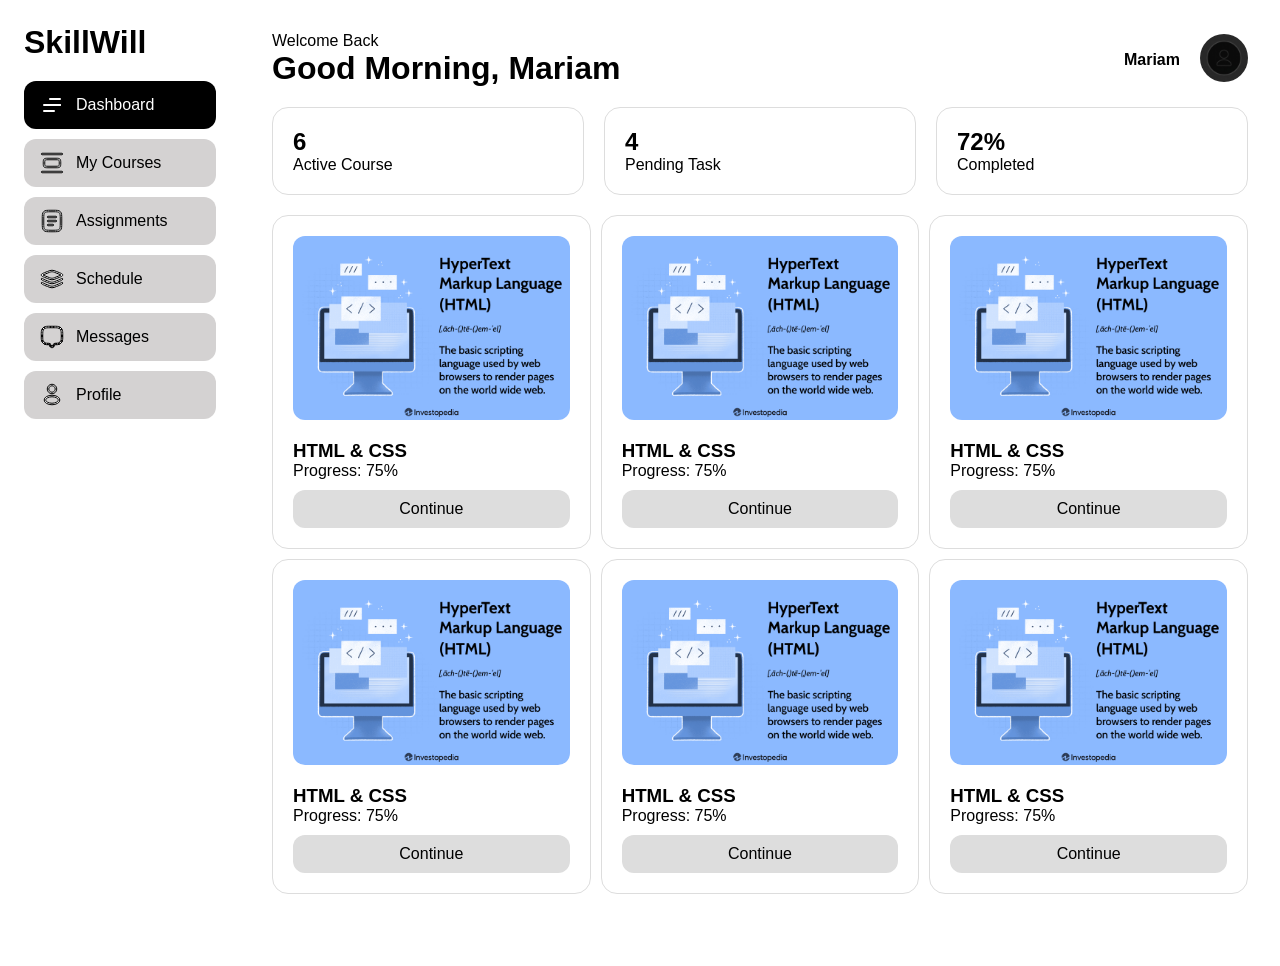
<file: index.html>
<!DOCTYPE html>
<html lang="en">

<head>
    <meta charset="UTF-8">
    <meta name="viewport" content="width=device-width, initial-scale=1.0">
    <title>Lesson 17</title>
    <link rel="stylesheet" href="style.css">
</head>

<body>
    <div class="dashboard">
        <aside class="sidebar">
            <h2 class="logo">SkillWill</h2>
            <nav class="sidebar-nav">
                <a href="#" class="active">
                    <svg xmlns="http://www.w3.org/2000/svg" width="24" height="24" viewBox="0 0 24 24" fill="none"
                        stroke="#fff" stroke-width="2" stroke-linecap="round" stroke-linejoin="round">
                        <path d="M10 6h10" />
                        <path d="M4 12h16" />
                        <path d="M7 12h13" />
                        <path d="M4 18h10" />
                    </svg>
                    Dashboard</a>
                <a href="/courses.html">
                    <svg width="24" height="24" viewBox="0 0 24 24" fill="none" xmlns="http://www.w3.org/2000/svg">
                        <path fill-rule="evenodd" clip-rule="evenodd"
                            d="M1.25 3C1.25 2.58579 1.58579 2.25 2 2.25L22 2.25C22.4142 2.25 22.75 2.58579 22.75 3C22.75 3.41422 22.4142 3.75 22 3.75L2 3.75C1.58579 3.75 1.25 3.41421 1.25 3ZM7.94801 7.25H16.052C16.9505 7.24997 17.6997 7.24995 18.2945 7.32991C18.9223 7.41432 19.4891 7.59999 19.9445 8.05546C20.4 8.51093 20.5857 9.07773 20.6701 9.70552C20.7501 10.3003 20.75 11.0495 20.75 11.948V12.052C20.75 12.9505 20.7501 13.6997 20.6701 14.2945C20.5857 14.9223 20.4 15.4891 19.9445 15.9445C19.4891 16.4 18.9223 16.5857 18.2945 16.6701C17.6997 16.7501 16.9505 16.75 16.052 16.75H7.94801C7.04952 16.75 6.3003 16.7501 5.70552 16.6701C5.07773 16.5857 4.51093 16.4 4.05546 15.9445C3.59999 15.4891 3.41432 14.9223 3.32991 14.2945C3.24995 13.6997 3.24997 12.9505 3.25 12.052V11.948C3.24997 11.0495 3.24995 10.3003 3.32991 9.70552C3.41432 9.07773 3.59999 8.51093 4.05546 8.05546C4.51093 7.59999 5.07773 7.41432 5.70552 7.32991C6.3003 7.24995 7.04952 7.24997 7.94801 7.25ZM5.90539 8.81654C5.44393 8.87858 5.24643 8.9858 5.11612 9.11612C4.9858 9.24644 4.87858 9.44393 4.81654 9.90539C4.75159 10.3884 4.75 11.036 4.75 12C4.75 12.964 4.75159 13.6116 4.81654 14.0946C4.87858 14.5561 4.9858 14.7536 5.11612 14.8839C5.24643 15.0142 5.44393 15.1214 5.90539 15.1835C6.38843 15.2484 7.03599 15.25 8 15.25H16C16.964 15.25 17.6116 15.2484 18.0946 15.1835C18.5561 15.1214 18.7536 15.0142 18.8839 14.8839C19.0142 14.7536 19.1214 14.5561 19.1835 14.0946C19.2484 13.6116 19.25 12.964 19.25 12C19.25 11.036 19.2484 10.3884 19.1835 9.90539C19.1214 9.44393 19.0142 9.24644 18.8839 9.11612C18.7536 8.9858 18.5561 8.87858 18.0946 8.81654C17.6116 8.7516 16.964 8.75 16 8.75H8C7.03599 8.75 6.38843 8.7516 5.90539 8.81654ZM1.25 21C1.25 20.5858 1.58579 20.25 2 20.25L22 20.25C22.4142 20.25 22.75 20.5858 22.75 21C22.75 21.4142 22.4142 21.75 22 21.75L2 21.75C1.58579 21.75 1.25 21.4142 1.25 21Z"
                            fill="#ffffff" />
                    </svg>
                    My Courses</a>
                <a href="/assignments.html">
                    <svg width="24" height="24" viewBox="0 0 24 24" fill="none" xmlns="http://www.w3.org/2000/svg">
                        <path fill-rule="evenodd" clip-rule="evenodd"
                            d="M10.9436 1.25H13.0564C14.8942 1.24998 16.3498 1.24997 17.489 1.40314C18.6614 1.56076 19.6104 1.89288 20.3588 2.64124C21.1071 3.38961 21.4392 4.33856 21.5969 5.51098C21.75 6.65019 21.75 8.10583 21.75 9.94359V14.0564C21.75 15.8942 21.75 17.3498 21.5969 18.489C21.4392 19.6614 21.1071 20.6104 20.3588 21.3588C19.6104 22.1071 18.6614 22.4392 17.489 22.5969C16.3498 22.75 14.8942 22.75 13.0564 22.75H10.9436C9.10583 22.75 7.65019 22.75 6.51098 22.5969C5.33856 22.4392 4.38961 22.1071 3.64124 21.3588C2.89288 20.6104 2.56076 19.6614 2.40314 18.489C2.24997 17.3498 2.24998 15.8942 2.25 14.0564V9.94358C2.24998 8.10582 2.24997 6.65019 2.40314 5.51098C2.56076 4.33856 2.89288 3.38961 3.64124 2.64124C4.38961 1.89288 5.33856 1.56076 6.51098 1.40314C7.65019 1.24997 9.10582 1.24998 10.9436 1.25ZM6.71085 2.88976C5.70476 3.02502 5.12511 3.27869 4.7019 3.7019C4.27869 4.12511 4.02502 4.70476 3.88976 5.71085C3.75159 6.73851 3.75 8.09318 3.75 10V14C3.75 15.9068 3.75159 17.2615 3.88976 18.2892C4.02502 19.2952 4.27869 19.8749 4.7019 20.2981C5.12511 20.7213 5.70476 20.975 6.71085 21.1102C7.73851 21.2484 9.09318 21.25 11 21.25H13C14.9068 21.25 16.2615 21.2484 17.2892 21.1102C18.2952 20.975 18.8749 20.7213 19.2981 20.2981C19.7213 19.8749 19.975 19.2952 20.1102 18.2892C20.2484 17.2615 20.25 15.9068 20.25 14V10C20.25 8.09318 20.2484 6.73851 20.1102 5.71085C19.975 4.70476 19.7213 4.12511 19.2981 3.7019C18.8749 3.27869 18.2952 3.02502 17.2892 2.88976C16.2615 2.75159 14.9068 2.75 13 2.75H11C9.09318 2.75 7.73851 2.75159 6.71085 2.88976ZM7.25 8C7.25 7.58579 7.58579 7.25 8 7.25H16C16.4142 7.25 16.75 7.58579 16.75 8C16.75 8.41421 16.4142 8.75 16 8.75H8C7.58579 8.75 7.25 8.41421 7.25 8ZM7.25 12C7.25 11.5858 7.58579 11.25 8 11.25H16C16.4142 11.25 16.75 11.5858 16.75 12C16.75 12.4142 16.4142 12.75 16 12.75H8C7.58579 12.75 7.25 12.4142 7.25 12ZM7.25 16C7.25 15.5858 7.58579 15.25 8 15.25H13C13.4142 15.25 13.75 15.5858 13.75 16C13.75 16.4142 13.4142 16.75 13 16.75H8C7.58579 16.75 7.25 16.4142 7.25 16Z"
                            fill="#ffffff" />
                    </svg>
                    Assignments</a>
                <a href="/schedule.html">
                    <svg width="24" height="24" viewBox="0 0 24 24" fill="none" xmlns="http://www.w3.org/2000/svg">
                        <path fill-rule="evenodd" clip-rule="evenodd"
                            d="M12 4.75C10.9396 4.75 10.0907 5.07796 8.06584 5.88789L5.25737 7.01128C4.24694 7.41545 3.54677 7.69659 3.09295 7.93451C3.0486 7.95776 3.00863 7.97959 2.97267 8C3.00863 8.02041 3.0486 8.04224 3.09295 8.06549C3.54677 8.30341 4.24694 8.58455 5.25737 8.98872L8.06584 10.1121C10.0907 10.922 10.9396 11.25 12 11.25C13.0604 11.25 13.9093 10.922 15.9342 10.1121L18.7426 8.98872C19.7531 8.58455 20.4532 8.30341 20.9071 8.06549C20.9514 8.04224 20.9914 8.02041 21.0273 8C20.9914 7.97959 20.9514 7.95776 20.9071 7.93451C20.4532 7.69659 19.7531 7.41545 18.7426 7.01128L15.9342 5.88789C13.9093 5.07796 13.0604 4.75 12 4.75ZM7.62442 4.4489C9.50121 3.69796 10.6208 3.25 12 3.25C13.3792 3.25 14.4988 3.69796 16.3756 4.4489C16.4138 4.4642 16.4524 4.47962 16.4912 4.49517L19.3451 5.6367C20.2996 6.01851 21.0728 6.32776 21.6035 6.60601C21.8721 6.74683 22.1323 6.90648 22.333 7.09894C22.5392 7.29668 22.75 7.59658 22.75 8C22.75 8.40342 22.5392 8.70332 22.333 8.90106C22.1323 9.09352 21.8721 9.25317 21.6035 9.39399C21.0728 9.67223 20.2996 9.98148 19.3451 10.3633L16.4912 11.5048C16.4524 11.5204 16.4138 11.5358 16.3756 11.5511C14.4988 12.302 13.3792 12.75 12 12.75C10.6208 12.75 9.50121 12.302 7.62443 11.5511C7.58619 11.5358 7.54763 11.5204 7.50875 11.5048L4.65495 10.3633C3.70036 9.98149 2.92721 9.67224 2.39647 9.39399C2.12786 9.25317 1.86765 9.09352 1.66701 8.90106C1.46085 8.70332 1.25 8.40342 1.25 8C1.25 7.59658 1.46085 7.29668 1.66701 7.09894C1.86765 6.90648 2.12786 6.74683 2.39647 6.60601C2.92721 6.32776 3.70037 6.01851 4.65496 5.63669L7.50875 4.49517C7.54763 4.47962 7.58618 4.4642 7.62442 4.4489ZM2.49896 11.4401L2.50261 11.4432C2.50702 11.4471 2.51522 11.4541 2.52722 11.4641C2.55123 11.4842 2.59042 11.5161 2.64479 11.5581C2.75354 11.6422 2.92289 11.7663 3.1528 11.9154C3.61265 12.2136 4.31419 12.6114 5.25737 12.9887L8.06584 14.1121C10.0907 14.922 10.9396 15.25 12 15.25C13.0604 15.25 13.9093 14.922 15.9342 14.1121L18.7426 12.9887C19.6858 12.6114 20.3874 12.2136 20.8472 11.9154C21.0771 11.7663 21.2465 11.6422 21.3552 11.5581C21.4096 11.5161 21.4488 11.4842 21.4728 11.4641C21.4848 11.4541 21.493 11.4471 21.4974 11.4432L21.4995 11.4415C21.5 11.441 21.5006 11.4405 21.5011 11.44C21.8095 11.1652 22.2823 11.1915 22.5583 11.4992C22.8349 11.8075 22.8091 12.2817 22.5008 12.5583L22 12C22.5008 12.5583 22.501 12.5581 22.5008 12.5583L22.4994 12.5595L22.4977 12.5611L22.493 12.5652L22.4793 12.5772C22.4682 12.5868 22.4532 12.5997 22.4341 12.6155C22.3961 12.6473 22.3422 12.6911 22.2724 12.745C22.1329 12.8528 21.9299 13.001 21.6634 13.1739C21.1303 13.5196 20.3424 13.9644 19.2997 14.3814L16.4912 15.5048C16.4524 15.5204 16.4138 15.5358 16.3756 15.5511C14.4988 16.302 13.3792 16.75 12 16.75C10.6208 16.75 9.50121 16.302 7.62443 15.5511C7.58619 15.5358 7.54763 15.5204 7.50875 15.5048L4.70029 14.3814C3.65759 13.9644 2.86971 13.5196 2.33662 13.1739C2.07005 13.001 1.86705 12.8528 1.72757 12.745C1.65782 12.6911 1.60392 12.6473 1.56587 12.6155C1.54684 12.5997 1.53177 12.5868 1.52066 12.5772L1.50696 12.5652L1.50233 12.5611L1.50057 12.5595L1.4995 12.5586C1.49934 12.5584 1.49919 12.5583 2 12L1.4995 12.5586C1.19116 12.282 1.16512 11.8075 1.44171 11.4992C1.71775 11.1915 2.19058 11.1652 2.49896 11.4401ZM21.4996 15.4414C21.5001 15.4409 21.5006 15.4405 21.5011 15.44C21.8095 15.1652 22.2823 15.1915 22.5583 15.4992C22.8349 15.8075 22.8091 16.2817 22.5008 16.5583L22 16C22.5008 16.5583 22.501 16.5581 22.5008 16.5583L22.4994 16.5595L22.4977 16.5611L22.493 16.5652L22.4793 16.5772C22.4682 16.5868 22.4532 16.5997 22.4341 16.6155C22.3961 16.6473 22.3422 16.6911 22.2724 16.745C22.1329 16.8528 21.9299 17.001 21.6634 17.1739C21.1303 17.5196 20.3424 17.9644 19.2997 18.3814L16.4912 19.5048C16.4524 19.5204 16.4138 19.5358 16.3756 19.5511C14.4988 20.302 13.3792 20.75 12 20.75C10.6208 20.75 9.50121 20.302 7.62443 19.5511C7.58619 19.5358 7.54763 19.5204 7.50875 19.5048L4.70029 18.3814C3.65759 17.9644 2.86971 17.5196 2.33662 17.1739C2.07005 17.001 1.86705 16.8528 1.72757 16.745C1.65782 16.6911 1.60392 16.6473 1.56587 16.6155C1.54684 16.5997 1.53177 16.5868 1.52066 16.5772L1.50696 16.5652L1.50233 16.5611L1.50057 16.5595L1.4995 16.5586C1.49934 16.5584 1.49919 16.5583 2 16L1.4995 16.5586C1.19116 16.282 1.16512 15.8075 1.44171 15.4992C1.71774 15.1915 2.19053 15.1652 2.49891 15.44C2.49911 15.4402 2.49871 15.4398 2.49891 15.44C2.4991 15.4402 2.49987 15.4409 2.50006 15.441C2.50022 15.4412 2.49991 15.4409 2.50006 15.441L2.50261 15.4432C2.50702 15.4471 2.51522 15.4541 2.52722 15.4641C2.55123 15.4842 2.59042 15.5161 2.64479 15.5581C2.75354 15.6422 2.92289 15.7663 3.1528 15.9154C3.61265 16.2136 4.31419 16.6114 5.25737 16.9887L8.06584 18.1121C10.0907 18.922 10.9396 19.25 12 19.25C13.0604 19.25 13.9093 18.922 15.9342 18.1121L18.7426 16.9887C19.6858 16.6114 20.3874 16.2136 20.8472 15.9154C21.0771 15.7663 21.2465 15.6422 21.3552 15.5581C21.4096 15.5161 21.4488 15.4842 21.4728 15.4641C21.4848 15.4541 21.493 15.4471 21.4974 15.4432L21.4996 15.4414Z"
                            fill="#ffffff" />
                    </svg>
                    Schedule</a>
                <a href="/messages.html">
                    <svg width="24" height="24" viewBox="0 0 24 24" fill="none" xmlns="http://www.w3.org/2000/svg">
                        <path
                            d="M13.0867 21.3877L13.7321 21.7697L13.7321 21.7697L13.0867 21.3877ZM13.6288 20.4718L12.9833 20.0898L12.9833 20.0898L13.6288 20.4718ZM10.3712 20.4718L9.72579 20.8539L9.72579 20.8539L10.3712 20.4718ZM10.9133 21.3877L11.5587 21.0057L11.5587 21.0057L10.9133 21.3877ZM2.3806 15.9134L3.07351 15.6264L3.07351 15.6264L2.3806 15.9134ZM7.78958 18.9915L7.77666 19.7413L7.77666 19.7413L7.78958 18.9915ZM5.08658 18.6194L4.79957 19.3123L4.79957 19.3123L5.08658 18.6194ZM21.6194 15.9134L22.3123 16.2004L22.3123 16.2004L21.6194 15.9134ZM16.2104 18.9915L16.1975 18.2416L16.1975 18.2416L16.2104 18.9915ZM18.9134 18.6194L19.2004 19.3123L19.2004 19.3123L18.9134 18.6194ZM19.6125 2.7368L19.2206 3.37628L19.2206 3.37628L19.6125 2.7368ZM21.2632 4.38751L21.9027 3.99563L21.9027 3.99563L21.2632 4.38751ZM4.38751 2.7368L3.99563 2.09732L3.99563 2.09732L4.38751 2.7368ZM2.7368 4.38751L2.09732 3.99563L2.09732 3.99563L2.7368 4.38751ZM9.40279 19.2098L9.77986 18.5615L9.77986 18.5615L9.40279 19.2098ZM13.7321 21.7697L14.2742 20.8539L12.9833 20.0898L12.4412 21.0057L13.7321 21.7697ZM9.72579 20.8539L10.2679 21.7697L11.5587 21.0057L11.0166 20.0898L9.72579 20.8539ZM12.4412 21.0057C12.2485 21.3313 11.7515 21.3313 11.5587 21.0057L10.2679 21.7697C11.0415 23.0767 12.9585 23.0767 13.7321 21.7697L12.4412 21.0057ZM10.5 2.75H13.5V1.25H10.5V2.75ZM21.25 10.5V11.5H22.75V10.5H21.25ZM2.75 11.5V10.5H1.25V11.5H2.75ZM1.25 11.5C1.25 12.6546 1.24959 13.5581 1.29931 14.2868C1.3495 15.0223 1.45323 15.6344 1.68769 16.2004L3.07351 15.6264C2.92737 15.2736 2.84081 14.8438 2.79584 14.1847C2.75041 13.5189 2.75 12.6751 2.75 11.5H1.25ZM7.8025 18.2416C6.54706 18.2199 5.88923 18.1401 5.37359 17.9265L4.79957 19.3123C5.60454 19.6457 6.52138 19.7197 7.77666 19.7413L7.8025 18.2416ZM1.68769 16.2004C2.27128 17.6093 3.39066 18.7287 4.79957 19.3123L5.3736 17.9265C4.33223 17.4951 3.50486 16.6678 3.07351 15.6264L1.68769 16.2004ZM21.25 11.5C21.25 12.6751 21.2496 13.5189 21.2042 14.1847C21.1592 14.8438 21.0726 15.2736 20.9265 15.6264L22.3123 16.2004C22.5468 15.6344 22.6505 15.0223 22.7007 14.2868C22.7504 13.5581 22.75 12.6546 22.75 11.5H21.25ZM16.2233 19.7413C17.4786 19.7197 18.3955 19.6457 19.2004 19.3123L18.6264 17.9265C18.1108 18.1401 17.4529 18.2199 16.1975 18.2416L16.2233 19.7413ZM20.9265 15.6264C20.4951 16.6678 19.6678 17.4951 18.6264 17.9265L19.2004 19.3123C20.6093 18.7287 21.7287 17.6093 22.3123 16.2004L20.9265 15.6264ZM13.5 2.75C15.1512 2.75 16.337 2.75079 17.2619 2.83873C18.1757 2.92561 18.7571 3.09223 19.2206 3.37628L20.0044 2.09732C19.2655 1.64457 18.4274 1.44279 17.4039 1.34547C16.3915 1.24921 15.1222 1.25 13.5 1.25V2.75ZM22.75 10.5C22.75 8.87781 22.7508 7.6085 22.6545 6.59611C22.5572 5.57256 22.3554 4.73445 21.9027 3.99563L20.6237 4.77938C20.9078 5.24291 21.0744 5.82434 21.1613 6.73809C21.2492 7.663 21.25 8.84876 21.25 10.5H22.75ZM19.2206 3.37628C19.7925 3.72672 20.2733 4.20752 20.6237 4.77938L21.9027 3.99563C21.4286 3.22194 20.7781 2.57144 20.0044 2.09732L19.2206 3.37628ZM10.5 1.25C8.87781 1.25 7.6085 1.24921 6.59611 1.34547C5.57256 1.44279 4.73445 1.64457 3.99563 2.09732L4.77938 3.37628C5.24291 3.09223 5.82434 2.92561 6.73809 2.83873C7.663 2.75079 8.84876 2.75 10.5 2.75V1.25ZM2.75 10.5C2.75 8.84876 2.75079 7.663 2.83873 6.73809C2.92561 5.82434 3.09223 5.24291 3.37628 4.77938L2.09732 3.99563C1.64457 4.73445 1.44279 5.57256 1.34547 6.59611C1.24921 7.6085 1.25 8.87781 1.25 10.5H2.75ZM3.99563 2.09732C3.22194 2.57144 2.57144 3.22194 2.09732 3.99563L3.37628 4.77938C3.72672 4.20752 4.20752 3.72672 4.77938 3.37628L3.99563 2.09732ZM11.0166 20.0898C10.8136 19.7468 10.6354 19.4441 10.4621 19.2063C10.2795 18.9559 10.0702 18.7304 9.77986 18.5615L9.02572 19.8582C9.07313 19.8857 9.13772 19.936 9.24985 20.0898C9.37122 20.2564 9.50835 20.4865 9.72579 20.8539L11.0166 20.0898ZM7.77666 19.7413C8.21575 19.7489 8.49387 19.7545 8.70588 19.7779C8.90399 19.7999 8.98078 19.832 9.02572 19.8582L9.77986 18.5615C9.4871 18.3912 9.18246 18.3215 8.87097 18.287C8.57339 18.2541 8.21375 18.2487 7.8025 18.2416L7.77666 19.7413ZM14.2742 20.8539C14.4916 20.4865 14.6287 20.2564 14.7501 20.0898C14.8622 19.936 14.9268 19.8857 14.9742 19.8582L14.2201 18.5615C13.9298 18.7304 13.7204 18.9559 13.5379 19.2063C13.3646 19.4441 13.1864 19.7468 12.9833 20.0898L14.2742 20.8539ZM16.1975 18.2416C15.7862 18.2487 15.4266 18.2541 15.129 18.287C14.8175 18.3215 14.5129 18.3912 14.2201 18.5615L14.9742 19.8582C15.0192 19.832 15.096 19.7999 15.2941 19.7779C15.5061 19.7545 15.7842 19.7489 16.2233 19.7413L16.1975 18.2416Z"
                            fill="#ffffff" />
                    </svg>
                    Messages</a>
                <a href="/profile.html">
                    <svg width="24" height="24" viewBox="0 0 24 24" fill="none" xmlns="http://www.w3.org/2000/svg">
                        <path fill-rule="evenodd" clip-rule="evenodd"
                            d="M12 1.25C9.37665 1.25 7.25 3.37665 7.25 6C7.25 8.62335 9.37665 10.75 12 10.75C14.6234 10.75 16.75 8.62335 16.75 6C16.75 3.37665 14.6234 1.25 12 1.25ZM8.75 6C8.75 4.20507 10.2051 2.75 12 2.75C13.7949 2.75 15.25 4.20507 15.25 6C15.25 7.79493 13.7949 9.25 12 9.25C10.2051 9.25 8.75 7.79493 8.75 6Z"
                            fill="#ffffff" />
                        <path fill-rule="evenodd" clip-rule="evenodd"
                            d="M12 12.25C9.96067 12.25 8.07752 12.7208 6.67815 13.5204C5.3 14.3079 4.25 15.5101 4.25 17C4.25 18.4899 5.3 19.6921 6.67815 20.4796C8.07752 21.2792 9.96067 21.75 12 21.75C14.0393 21.75 15.9225 21.2792 17.3219 20.4796C18.7 19.6921 19.75 18.4899 19.75 17C19.75 15.5101 18.7 14.3079 17.3219 13.5204C15.9225 12.7208 14.0393 12.25 12 12.25ZM5.75 17C5.75 16.2807 6.26701 15.483 7.42236 14.8228C8.55649 14.1747 10.1733 13.75 12 13.75C13.8267 13.75 15.4435 14.1747 16.5776 14.8228C17.733 15.483 18.25 16.2807 18.25 17C18.25 17.7193 17.733 18.517 16.5776 19.1772C15.4435 19.8253 13.8267 20.25 12 20.25C10.1733 20.25 8.55649 19.8253 7.42236 19.1772C6.26701 18.517 5.75 17.7193 5.75 17Z"
                            fill="#ffffff" />
                    </svg>
                    Profile</a>
            </nav>

        </aside>
        <main class="main-content">
            <header class="topbar">
                <div>
                    <p>Welcome Back</p>
                    <h1>Good Morning, Mariam</h1>
                </div>
                <div class="profile">
                    <span>Mariam</span>
                    <a href="profile.html"><img src="prof.jpeg" alt="Avatar"></a>

                </div>

            </header>

            <section class="stats">
                <div class="card">
                    <h1>6</h1>
                    <p>Active Course</p>
                </div>
                <div class="card">
                    <h1>4</h1>
                    <p>Pending Task</p>
                </div>
                <div class="card">
                    <h1>72%</h1>
                    <p>Completed</p>
                </div>

            </section>

            <section class="courses">
                <div class="card">
                    <img src="html.jpeg" alt="Course">
                    <h3>HTML & CSS</h3>
                    <p>Progress: 75%</p>
                    <a href="#" class="button">Continue</a>
                </div>
                <div class="card">
                    <img src="html.jpeg" alt="Course">
                    <h3>HTML & CSS</h3>
                    <p>Progress: 75%</p>
                    <a href="#" class="button">Continue</a>
                </div>
                <div class="card">
                    <img src="html.jpeg" alt="Course">
                    <h3>HTML & CSS</h3>
                    <p>Progress: 75%</p>
                    <a href="#" class="button">Continue</a>
                </div>
                <div class="card">
                    <img src="html.jpeg" alt="Course">
                    <h3>HTML & CSS</h3>
                    <p>Progress: 75%</p>
                    <a href="#" class="button">Continue</a>
                </div>
                <div class="card">
                    <img src="html.jpeg" alt="Course">
                    <h3>HTML & CSS</h3>
                    <p>Progress: 75%</p>
                    <a href="#" class="button">Continue</a>
                </div>
                <div class="card">
                    <img src="html.jpeg" alt="Course">
                    <h3>HTML & CSS</h3>
                    <p>Progress: 75%</p>
                    <a href="#" class="button">Continue</a>
                </div>

            </section>
            <section class="lessons">

            </section>
            <section class="assignments">

            </section>


        </main>
    </div>
</body>

</html>
</file>
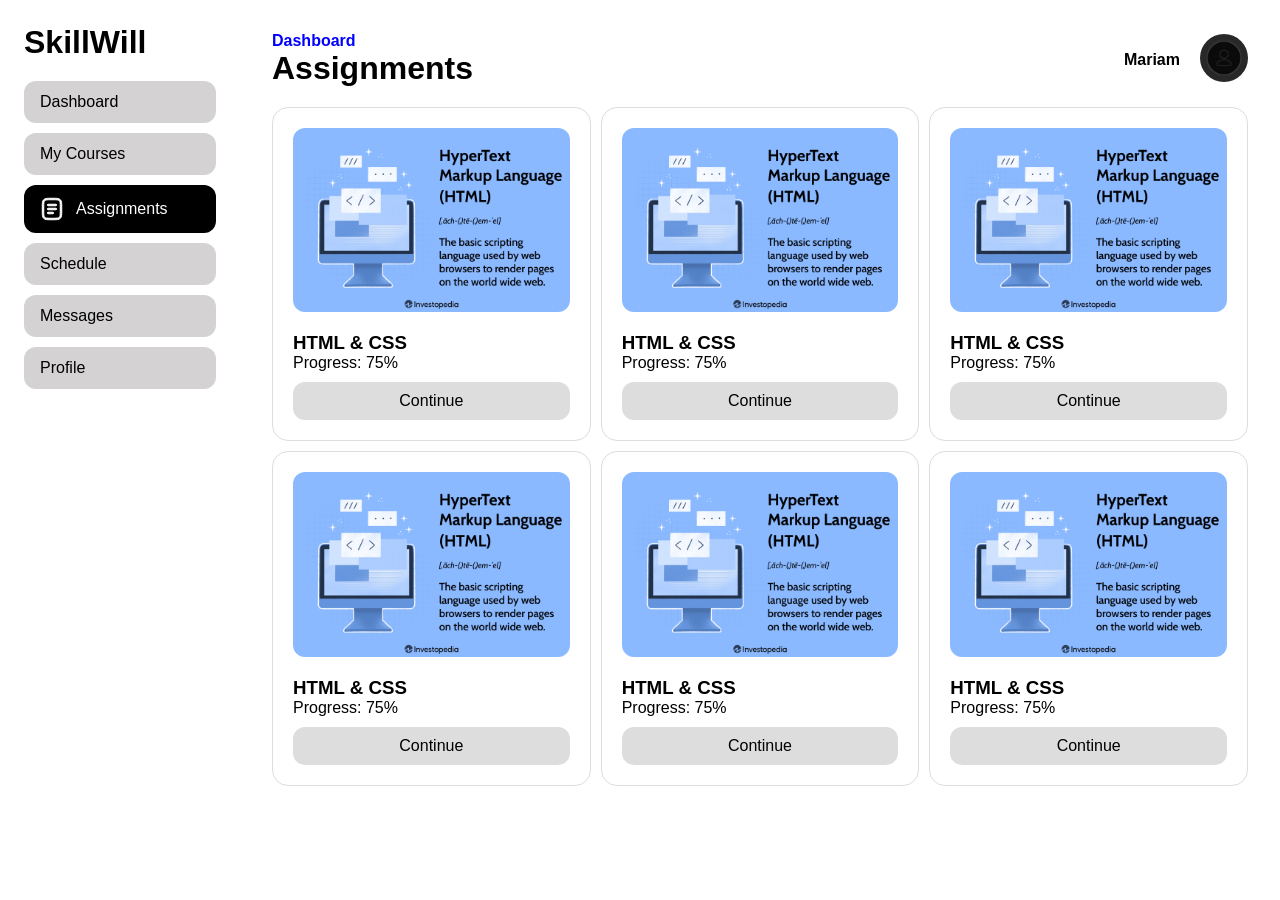
<file: assignments.html>
<!DOCTYPE html>
<html lang="en">

<head>
    <meta charset="UTF-8">
    <meta name="viewport" content="width=device-width, initial-scale=1.0">
    <title>Lesson 17</title>
    <link rel="stylesheet" href="style.css">
</head>

<body>
    <div class="dashboard">
        <aside class="sidebar">
            <h2 class="logo">SkillWill</h2>
            <nav class="sidebar-nav">
                <a href="/">Dashboard</a>
                <a href="/courses.html">My Courses</a>
                <a href="assignments.html" class="active">
                    <svg width="24" height="24" viewBox="0 0 24 24" fill="none" xmlns="http://www.w3.org/2000/svg">
                        <path fill-rule="evenodd" clip-rule="evenodd"
                            d="M10.9436 1.25H13.0564C14.8942 1.24998 16.3498 1.24997 17.489 1.40314C18.6614 1.56076 19.6104 1.89288 20.3588 2.64124C21.1071 3.38961 21.4392 4.33856 21.5969 5.51098C21.75 6.65019 21.75 8.10583 21.75 9.94359V14.0564C21.75 15.8942 21.75 17.3498 21.5969 18.489C21.4392 19.6614 21.1071 20.6104 20.3588 21.3588C19.6104 22.1071 18.6614 22.4392 17.489 22.5969C16.3498 22.75 14.8942 22.75 13.0564 22.75H10.9436C9.10583 22.75 7.65019 22.75 6.51098 22.5969C5.33856 22.4392 4.38961 22.1071 3.64124 21.3588C2.89288 20.6104 2.56076 19.6614 2.40314 18.489C2.24997 17.3498 2.24998 15.8942 2.25 14.0564V9.94358C2.24998 8.10582 2.24997 6.65019 2.40314 5.51098C2.56076 4.33856 2.89288 3.38961 3.64124 2.64124C4.38961 1.89288 5.33856 1.56076 6.51098 1.40314C7.65019 1.24997 9.10582 1.24998 10.9436 1.25ZM6.71085 2.88976C5.70476 3.02502 5.12511 3.27869 4.7019 3.7019C4.27869 4.12511 4.02502 4.70476 3.88976 5.71085C3.75159 6.73851 3.75 8.09318 3.75 10V14C3.75 15.9068 3.75159 17.2615 3.88976 18.2892C4.02502 19.2952 4.27869 19.8749 4.7019 20.2981C5.12511 20.7213 5.70476 20.975 6.71085 21.1102C7.73851 21.2484 9.09318 21.25 11 21.25H13C14.9068 21.25 16.2615 21.2484 17.2892 21.1102C18.2952 20.975 18.8749 20.7213 19.2981 20.2981C19.7213 19.8749 19.975 19.2952 20.1102 18.2892C20.2484 17.2615 20.25 15.9068 20.25 14V10C20.25 8.09318 20.2484 6.73851 20.1102 5.71085C19.975 4.70476 19.7213 4.12511 19.2981 3.7019C18.8749 3.27869 18.2952 3.02502 17.2892 2.88976C16.2615 2.75159 14.9068 2.75 13 2.75H11C9.09318 2.75 7.73851 2.75159 6.71085 2.88976ZM7.25 8C7.25 7.58579 7.58579 7.25 8 7.25H16C16.4142 7.25 16.75 7.58579 16.75 8C16.75 8.41421 16.4142 8.75 16 8.75H8C7.58579 8.75 7.25 8.41421 7.25 8ZM7.25 12C7.25 11.5858 7.58579 11.25 8 11.25H16C16.4142 11.25 16.75 11.5858 16.75 12C16.75 12.4142 16.4142 12.75 16 12.75H8C7.58579 12.75 7.25 12.4142 7.25 12ZM7.25 16C7.25 15.5858 7.58579 15.25 8 15.25H13C13.4142 15.25 13.75 15.5858 13.75 16C13.75 16.4142 13.4142 16.75 13 16.75H8C7.58579 16.75 7.25 16.4142 7.25 16Z"
                            fill="#ffffff" />
                    </svg>
                    Assignments</a>
                <a href="/schedule.html">Schedule</a>
                <a href="#">Messages</a>
                <a href="#">Profile</a>
            </nav>

        </aside>
        <main class="main-content">
            <header class="topbar">
                <div>
                    <p><a href="/" class="breadcrumb">Dashboard</a></p>
                    <h1>Assignments</h1>
                </div>
                <div class="profile">
                    <span>Mariam</span>
                    <a href="profile.html"><img src="prof.jpeg" alt="Avatar"></a>

                </div>

            </header>

            <!-- <section class="stats">
                <div class="card">
                    <h1>6</h1>
                    <p>Active Course</p>
                </div>
                <div class="card">
                    <h1>4</h1>
                    <p>Pending Task</p>
                </div>
                <div class="card">
                    <h1>72%</h1>
                    <p>Completed</p>
                </div>

            </section> -->

            <section class="courses">
                <div class="card">
                    <img src="html.jpeg" alt="Course">
                    <h3>HTML & CSS</h3>
                    <p>Progress: 75%</p>
                    <a href="#" class="button">Continue</a>
                </div>
                <div class="card">
                    <img src="html.jpeg" alt="Course">
                    <h3>HTML & CSS</h3>
                    <p>Progress: 75%</p>
                    <a href="#" class="button">Continue</a>
                </div>
                <div class="card">
                    <img src="html.jpeg" alt="Course">
                    <h3>HTML & CSS</h3>
                    <p>Progress: 75%</p>
                    <a href="#" class="button">Continue</a>
                </div>
                <div class="card">
                    <img src="html.jpeg" alt="Course">
                    <h3>HTML & CSS</h3>
                    <p>Progress: 75%</p>
                    <a href="#" class="button">Continue</a>
                </div>
                <div class="card">
                    <img src="html.jpeg" alt="Course">
                    <h3>HTML & CSS</h3>
                    <p>Progress: 75%</p>
                    <a href="#" class="button">Continue</a>
                </div>
                <div class="card">
                    <img src="html.jpeg" alt="Course">
                    <h3>HTML & CSS</h3>
                    <p>Progress: 75%</p>
                    <a href="#" class="button">Continue</a>
                </div>

            </section>
            <section class="lessons">

            </section>
            <section class="assignments">

            </section>


        </main>
    </div>
</body>

</html>
</file>
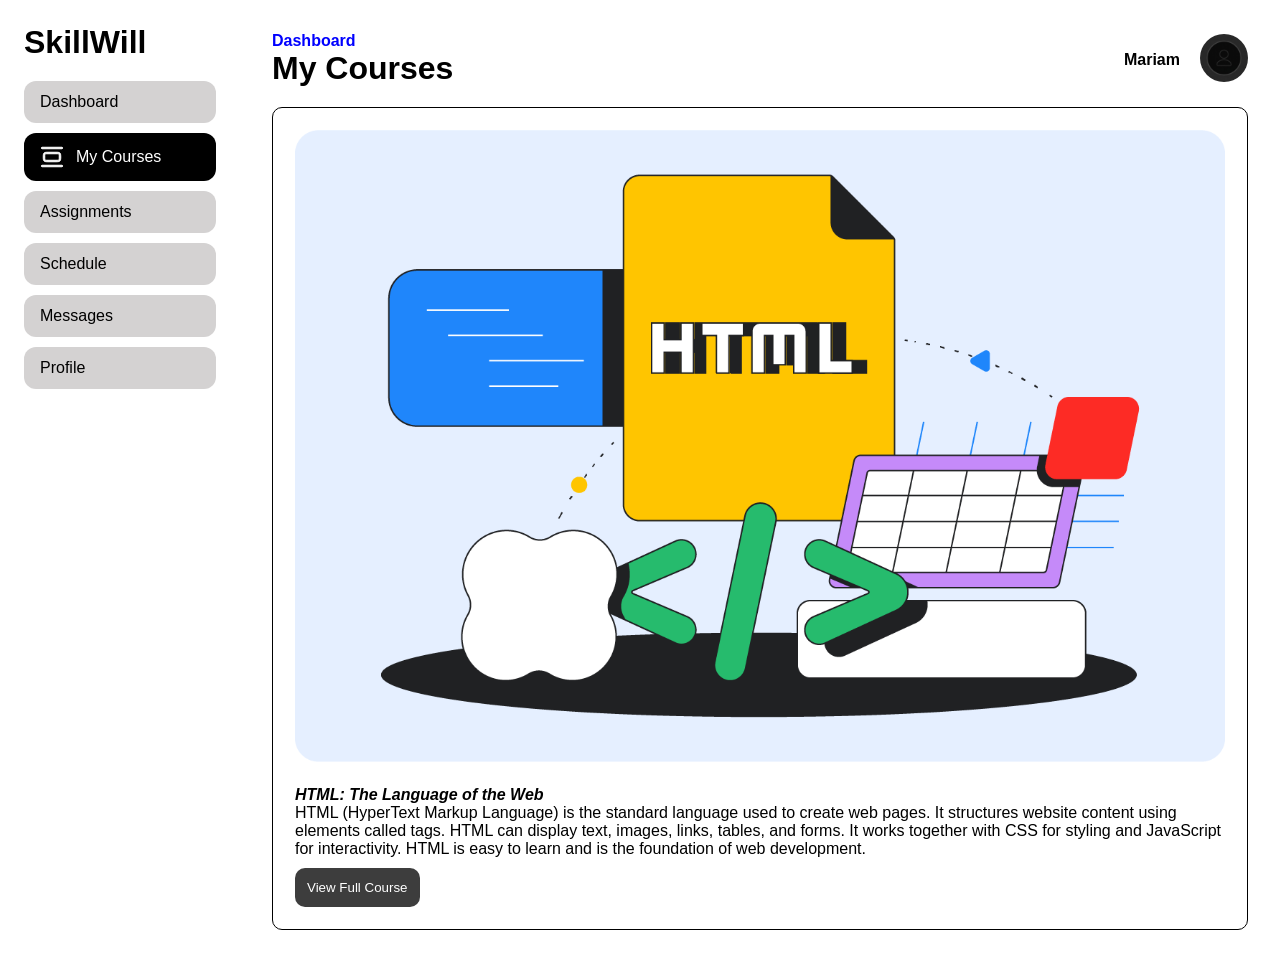
<file: course.html>
<!DOCTYPE html>
<html lang="en">

<head>
    <meta charset="UTF-8">
    <meta name="viewport" content="width=device-width, initial-scale=1.0">
    <title>Lesson 17</title>
    <link rel="stylesheet" href="style.css">
</head>

<body>
    <div class="dashboard">
        <aside class="sidebar">
            <h2 class="logo">SkillWill</h2>
            <nav class="sidebar-nav">
                <a href="/">Dashboard</a>
                <a href="#" class="active">
                    <svg width="24" height="24" viewBox="0 0 24 24" fill="none" xmlns="http://www.w3.org/2000/svg">
                        <path fill-rule="evenodd" clip-rule="evenodd"
                            d="M1.25 3C1.25 2.58579 1.58579 2.25 2 2.25L22 2.25C22.4142 2.25 22.75 2.58579 22.75 3C22.75 3.41422 22.4142 3.75 22 3.75L2 3.75C1.58579 3.75 1.25 3.41421 1.25 3ZM7.94801 7.25H16.052C16.9505 7.24997 17.6997 7.24995 18.2945 7.32991C18.9223 7.41432 19.4891 7.59999 19.9445 8.05546C20.4 8.51093 20.5857 9.07773 20.6701 9.70552C20.7501 10.3003 20.75 11.0495 20.75 11.948V12.052C20.75 12.9505 20.7501 13.6997 20.6701 14.2945C20.5857 14.9223 20.4 15.4891 19.9445 15.9445C19.4891 16.4 18.9223 16.5857 18.2945 16.6701C17.6997 16.7501 16.9505 16.75 16.052 16.75H7.94801C7.04952 16.75 6.3003 16.7501 5.70552 16.6701C5.07773 16.5857 4.51093 16.4 4.05546 15.9445C3.59999 15.4891 3.41432 14.9223 3.32991 14.2945C3.24995 13.6997 3.24997 12.9505 3.25 12.052V11.948C3.24997 11.0495 3.24995 10.3003 3.32991 9.70552C3.41432 9.07773 3.59999 8.51093 4.05546 8.05546C4.51093 7.59999 5.07773 7.41432 5.70552 7.32991C6.3003 7.24995 7.04952 7.24997 7.94801 7.25ZM5.90539 8.81654C5.44393 8.87858 5.24643 8.9858 5.11612 9.11612C4.9858 9.24644 4.87858 9.44393 4.81654 9.90539C4.75159 10.3884 4.75 11.036 4.75 12C4.75 12.964 4.75159 13.6116 4.81654 14.0946C4.87858 14.5561 4.9858 14.7536 5.11612 14.8839C5.24643 15.0142 5.44393 15.1214 5.90539 15.1835C6.38843 15.2484 7.03599 15.25 8 15.25H16C16.964 15.25 17.6116 15.2484 18.0946 15.1835C18.5561 15.1214 18.7536 15.0142 18.8839 14.8839C19.0142 14.7536 19.1214 14.5561 19.1835 14.0946C19.2484 13.6116 19.25 12.964 19.25 12C19.25 11.036 19.2484 10.3884 19.1835 9.90539C19.1214 9.44393 19.0142 9.24644 18.8839 9.11612C18.7536 8.9858 18.5561 8.87858 18.0946 8.81654C17.6116 8.7516 16.964 8.75 16 8.75H8C7.03599 8.75 6.38843 8.7516 5.90539 8.81654ZM1.25 21C1.25 20.5858 1.58579 20.25 2 20.25L22 20.25C22.4142 20.25 22.75 20.5858 22.75 21C22.75 21.4142 22.4142 21.75 22 21.75L2 21.75C1.58579 21.75 1.25 21.4142 1.25 21Z"
                            fill="#ffffff" />
                    </svg>
                    My Courses</a>
                <a href="assignments.html">Assignments</a>
                <a href="/schedule.html">Schedule</a>
                <a href="#">Messages</a>
                <a href="#">Profile</a>
            </nav>

        </aside>
        <main class="main-content">
            <header class="topbar">
                <div>
                    <p><a href="/" class="breadcrumb">Dashboard</a></p>
                    <h1>My Courses</h1>
                </div>
                <div class="profile">
                    <span>Mariam</span>
                    <a href="profile.html"><img src="prof.jpeg" alt="Avatar"></a>

                </div>

            </header>

            <section class="coursess">
                <div class="course-html">
                    <img src="hero-html.jpeg" alt="HTML">
                    <p>
                        <em>HTML: The Language of the Web</em> <br>

                        HTML (HyperText Markup Language) is the standard language used to create web pages. It
                        structures website content using elements called tags. HTML can display text, images, links,
                        tables, and forms. It works together with CSS for styling and JavaScript for interactivity. HTML
                        is easy to learn and is the foundation of web development.
                    </p>
                    <button class="btn">View Full Course</button>

                </div>

            </section>



        </main>
    </div>
</body>

</html>
</file>
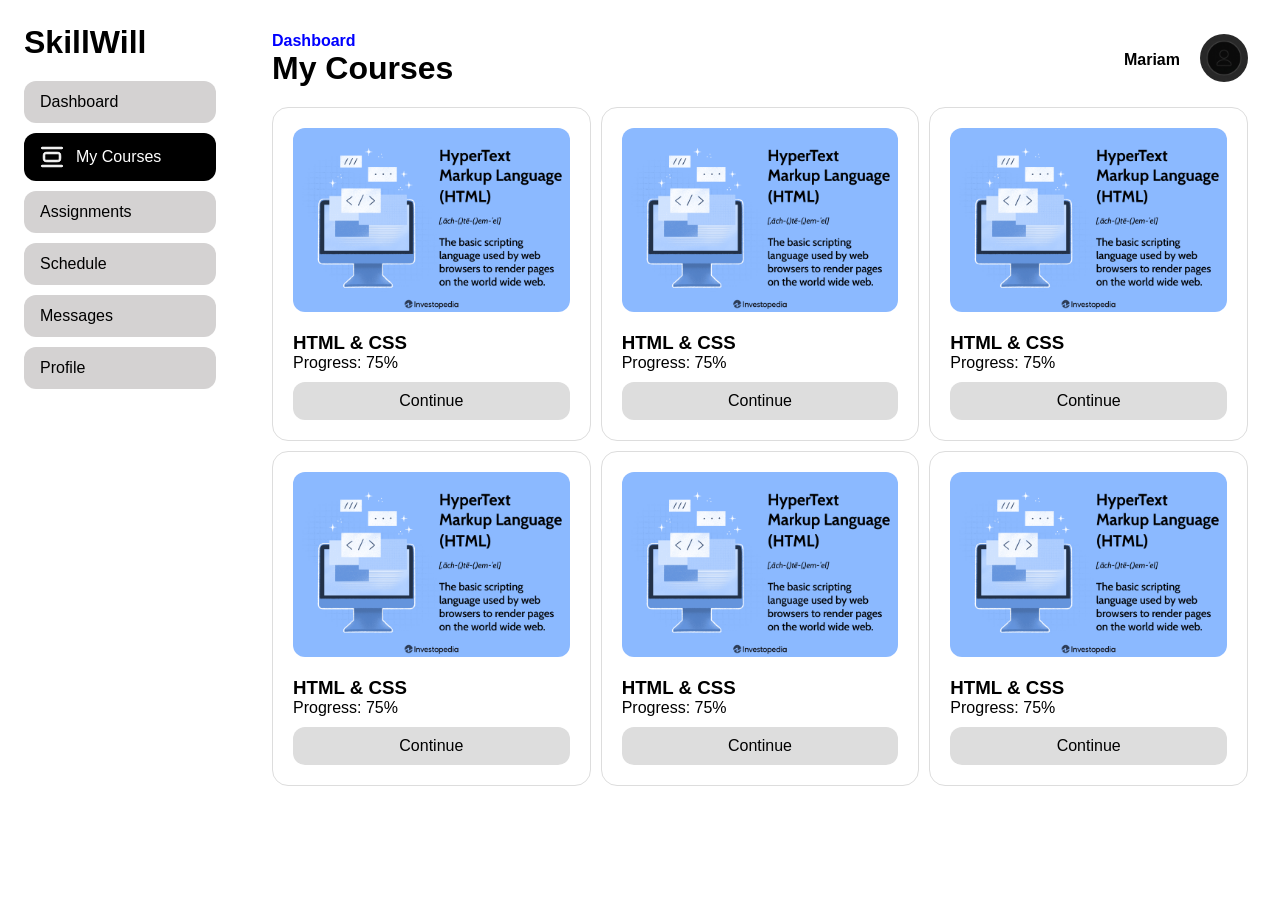
<file: courses.html>
<!DOCTYPE html>
<html lang="en">

<head>
    <meta charset="UTF-8">
    <meta name="viewport" content="width=device-width, initial-scale=1.0">
    <title>Lesson 17</title>
    <link rel="stylesheet" href="style.css">
</head>

<body>
    <div class="dashboard">
        <aside class="sidebar">
            <h2 class="logo">SkillWill</h2>
            <nav class="sidebar-nav">
                <a href="/">Dashboard</a>
                <a href="#" class="active">
                    <svg width="24" height="24" viewBox="0 0 24 24" fill="none" xmlns="http://www.w3.org/2000/svg">
                        <path fill-rule="evenodd" clip-rule="evenodd"
                            d="M1.25 3C1.25 2.58579 1.58579 2.25 2 2.25L22 2.25C22.4142 2.25 22.75 2.58579 22.75 3C22.75 3.41422 22.4142 3.75 22 3.75L2 3.75C1.58579 3.75 1.25 3.41421 1.25 3ZM7.94801 7.25H16.052C16.9505 7.24997 17.6997 7.24995 18.2945 7.32991C18.9223 7.41432 19.4891 7.59999 19.9445 8.05546C20.4 8.51093 20.5857 9.07773 20.6701 9.70552C20.7501 10.3003 20.75 11.0495 20.75 11.948V12.052C20.75 12.9505 20.7501 13.6997 20.6701 14.2945C20.5857 14.9223 20.4 15.4891 19.9445 15.9445C19.4891 16.4 18.9223 16.5857 18.2945 16.6701C17.6997 16.7501 16.9505 16.75 16.052 16.75H7.94801C7.04952 16.75 6.3003 16.7501 5.70552 16.6701C5.07773 16.5857 4.51093 16.4 4.05546 15.9445C3.59999 15.4891 3.41432 14.9223 3.32991 14.2945C3.24995 13.6997 3.24997 12.9505 3.25 12.052V11.948C3.24997 11.0495 3.24995 10.3003 3.32991 9.70552C3.41432 9.07773 3.59999 8.51093 4.05546 8.05546C4.51093 7.59999 5.07773 7.41432 5.70552 7.32991C6.3003 7.24995 7.04952 7.24997 7.94801 7.25ZM5.90539 8.81654C5.44393 8.87858 5.24643 8.9858 5.11612 9.11612C4.9858 9.24644 4.87858 9.44393 4.81654 9.90539C4.75159 10.3884 4.75 11.036 4.75 12C4.75 12.964 4.75159 13.6116 4.81654 14.0946C4.87858 14.5561 4.9858 14.7536 5.11612 14.8839C5.24643 15.0142 5.44393 15.1214 5.90539 15.1835C6.38843 15.2484 7.03599 15.25 8 15.25H16C16.964 15.25 17.6116 15.2484 18.0946 15.1835C18.5561 15.1214 18.7536 15.0142 18.8839 14.8839C19.0142 14.7536 19.1214 14.5561 19.1835 14.0946C19.2484 13.6116 19.25 12.964 19.25 12C19.25 11.036 19.2484 10.3884 19.1835 9.90539C19.1214 9.44393 19.0142 9.24644 18.8839 9.11612C18.7536 8.9858 18.5561 8.87858 18.0946 8.81654C17.6116 8.7516 16.964 8.75 16 8.75H8C7.03599 8.75 6.38843 8.7516 5.90539 8.81654ZM1.25 21C1.25 20.5858 1.58579 20.25 2 20.25L22 20.25C22.4142 20.25 22.75 20.5858 22.75 21C22.75 21.4142 22.4142 21.75 22 21.75L2 21.75C1.58579 21.75 1.25 21.4142 1.25 21Z"
                            fill="#ffffff" />
                    </svg>
                    My Courses</a>
                <a href="assignments.html">Assignments</a>
                <a href="/schedule.html">Schedule</a>
                <a href="#">Messages</a>
                <a href="#">Profile</a>
            </nav>

        </aside>
        <main class="main-content">
            <header class="topbar">
                <div>
                    <p><a href="/" class="breadcrumb">Dashboard</a></p>
                    <h1>My Courses</h1>
                </div>
                <div class="profile">
                    <span>Mariam</span>
                    <a href="profile.html"><img src="prof.jpeg" alt="Avatar"></a>

                </div>

            </header>

            <!-- <section class="stats">
                <div class="card">
                    <h1>6</h1>
                    <p>Active Course</p>
                </div>
                <div class="card">
                    <h1>4</h1>
                    <p>Pending Task</p>
                </div>
                <div class="card">
                    <h1>72%</h1>
                    <p>Completed</p>
                </div>

            </section> -->

            <section class="courses">
                <div class="card">
                    <img src="html.jpeg" alt="Course">
                    <h3>HTML & CSS</h3>
                    <p>Progress: 75%</p>
                    <a href="course.html" class="button">Continue</a>
                </div>
                <div class="card">
                    <img src="html.jpeg" alt="Course">
                    <h3>HTML & CSS</h3>
                    <p>Progress: 75%</p>
                    <a href="#" class="button">Continue</a>
                </div>
                <div class="card">
                    <img src="html.jpeg" alt="Course">
                    <h3>HTML & CSS</h3>
                    <p>Progress: 75%</p>
                    <a href="#" class="button">Continue</a>
                </div>
                <div class="card">
                    <img src="html.jpeg" alt="Course">
                    <h3>HTML & CSS</h3>
                    <p>Progress: 75%</p>
                    <a href="#" class="button">Continue</a>
                </div>
                <div class="card">
                    <img src="html.jpeg" alt="Course">
                    <h3>HTML & CSS</h3>
                    <p>Progress: 75%</p>
                    <a href="#" class="button">Continue</a>
                </div>
                <div class="card">
                    <img src="html.jpeg" alt="Course">
                    <h3>HTML & CSS</h3>
                    <p>Progress: 75%</p>
                    <a href="#" class="button">Continue</a>
                </div>

            </section>
            <section class="lessons">

            </section>
            <section class="assignments">

            </section>


        </main>
    </div>
</body>

</html>
</file>
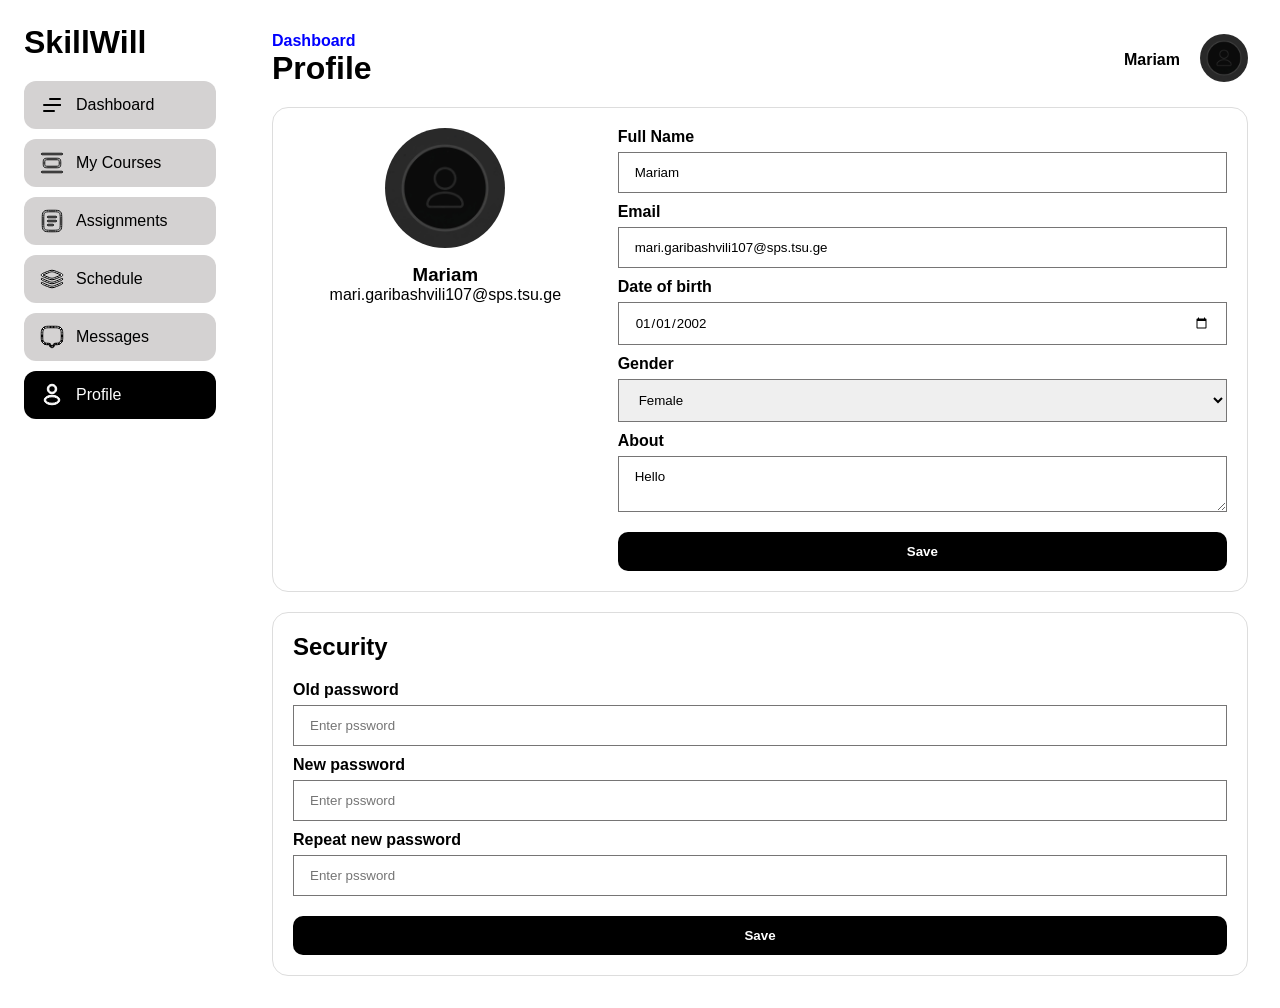
<file: profile.html>
<!DOCTYPE html>
<html lang="en">

<head>
    <meta charset="UTF-8">
    <meta name="viewport" content="width=device-width, initial-scale=1.0">
    <title>Profile</title>
    <link rel="stylesheet" href="style.css">
</head>

<body>
    <div class="dashboard">
        <aside class="sidebar">
            <h2 class="logo">SkillWill</h2>
            <nav class="sidebar-nav">
                <a href="index.html">
                    <svg xmlns="http://www.w3.org/2000/svg" width="24" height="24" viewBox="0 0 24 24" fill="none"
                        stroke="#fff" stroke-width="2" stroke-linecap="round" stroke-linejoin="round">
                        <path d="M10 6h10" />
                        <path d="M4 12h16" />
                        <path d="M7 12h13" />
                        <path d="M4 18h10" />
                    </svg>
                    Dashboard</a>
                <a href="/courses.html">
                    <svg width="24" height="24" viewBox="0 0 24 24" fill="none" xmlns="http://www.w3.org/2000/svg">
                        <path fill-rule="evenodd" clip-rule="evenodd"
                            d="M1.25 3C1.25 2.58579 1.58579 2.25 2 2.25L22 2.25C22.4142 2.25 22.75 2.58579 22.75 3C22.75 3.41422 22.4142 3.75 22 3.75L2 3.75C1.58579 3.75 1.25 3.41421 1.25 3ZM7.94801 7.25H16.052C16.9505 7.24997 17.6997 7.24995 18.2945 7.32991C18.9223 7.41432 19.4891 7.59999 19.9445 8.05546C20.4 8.51093 20.5857 9.07773 20.6701 9.70552C20.7501 10.3003 20.75 11.0495 20.75 11.948V12.052C20.75 12.9505 20.7501 13.6997 20.6701 14.2945C20.5857 14.9223 20.4 15.4891 19.9445 15.9445C19.4891 16.4 18.9223 16.5857 18.2945 16.6701C17.6997 16.7501 16.9505 16.75 16.052 16.75H7.94801C7.04952 16.75 6.3003 16.7501 5.70552 16.6701C5.07773 16.5857 4.51093 16.4 4.05546 15.9445C3.59999 15.4891 3.41432 14.9223 3.32991 14.2945C3.24995 13.6997 3.24997 12.9505 3.25 12.052V11.948C3.24997 11.0495 3.24995 10.3003 3.32991 9.70552C3.41432 9.07773 3.59999 8.51093 4.05546 8.05546C4.51093 7.59999 5.07773 7.41432 5.70552 7.32991C6.3003 7.24995 7.04952 7.24997 7.94801 7.25ZM5.90539 8.81654C5.44393 8.87858 5.24643 8.9858 5.11612 9.11612C4.9858 9.24644 4.87858 9.44393 4.81654 9.90539C4.75159 10.3884 4.75 11.036 4.75 12C4.75 12.964 4.75159 13.6116 4.81654 14.0946C4.87858 14.5561 4.9858 14.7536 5.11612 14.8839C5.24643 15.0142 5.44393 15.1214 5.90539 15.1835C6.38843 15.2484 7.03599 15.25 8 15.25H16C16.964 15.25 17.6116 15.2484 18.0946 15.1835C18.5561 15.1214 18.7536 15.0142 18.8839 14.8839C19.0142 14.7536 19.1214 14.5561 19.1835 14.0946C19.2484 13.6116 19.25 12.964 19.25 12C19.25 11.036 19.2484 10.3884 19.1835 9.90539C19.1214 9.44393 19.0142 9.24644 18.8839 9.11612C18.7536 8.9858 18.5561 8.87858 18.0946 8.81654C17.6116 8.7516 16.964 8.75 16 8.75H8C7.03599 8.75 6.38843 8.7516 5.90539 8.81654ZM1.25 21C1.25 20.5858 1.58579 20.25 2 20.25L22 20.25C22.4142 20.25 22.75 20.5858 22.75 21C22.75 21.4142 22.4142 21.75 22 21.75L2 21.75C1.58579 21.75 1.25 21.4142 1.25 21Z"
                            fill="#ffffff" />
                    </svg>
                    My Courses</a>
                <a href="/assignments.html">
                    <svg width="24" height="24" viewBox="0 0 24 24" fill="none" xmlns="http://www.w3.org/2000/svg">
                        <path fill-rule="evenodd" clip-rule="evenodd"
                            d="M10.9436 1.25H13.0564C14.8942 1.24998 16.3498 1.24997 17.489 1.40314C18.6614 1.56076 19.6104 1.89288 20.3588 2.64124C21.1071 3.38961 21.4392 4.33856 21.5969 5.51098C21.75 6.65019 21.75 8.10583 21.75 9.94359V14.0564C21.75 15.8942 21.75 17.3498 21.5969 18.489C21.4392 19.6614 21.1071 20.6104 20.3588 21.3588C19.6104 22.1071 18.6614 22.4392 17.489 22.5969C16.3498 22.75 14.8942 22.75 13.0564 22.75H10.9436C9.10583 22.75 7.65019 22.75 6.51098 22.5969C5.33856 22.4392 4.38961 22.1071 3.64124 21.3588C2.89288 20.6104 2.56076 19.6614 2.40314 18.489C2.24997 17.3498 2.24998 15.8942 2.25 14.0564V9.94358C2.24998 8.10582 2.24997 6.65019 2.40314 5.51098C2.56076 4.33856 2.89288 3.38961 3.64124 2.64124C4.38961 1.89288 5.33856 1.56076 6.51098 1.40314C7.65019 1.24997 9.10582 1.24998 10.9436 1.25ZM6.71085 2.88976C5.70476 3.02502 5.12511 3.27869 4.7019 3.7019C4.27869 4.12511 4.02502 4.70476 3.88976 5.71085C3.75159 6.73851 3.75 8.09318 3.75 10V14C3.75 15.9068 3.75159 17.2615 3.88976 18.2892C4.02502 19.2952 4.27869 19.8749 4.7019 20.2981C5.12511 20.7213 5.70476 20.975 6.71085 21.1102C7.73851 21.2484 9.09318 21.25 11 21.25H13C14.9068 21.25 16.2615 21.2484 17.2892 21.1102C18.2952 20.975 18.8749 20.7213 19.2981 20.2981C19.7213 19.8749 19.975 19.2952 20.1102 18.2892C20.2484 17.2615 20.25 15.9068 20.25 14V10C20.25 8.09318 20.2484 6.73851 20.1102 5.71085C19.975 4.70476 19.7213 4.12511 19.2981 3.7019C18.8749 3.27869 18.2952 3.02502 17.2892 2.88976C16.2615 2.75159 14.9068 2.75 13 2.75H11C9.09318 2.75 7.73851 2.75159 6.71085 2.88976ZM7.25 8C7.25 7.58579 7.58579 7.25 8 7.25H16C16.4142 7.25 16.75 7.58579 16.75 8C16.75 8.41421 16.4142 8.75 16 8.75H8C7.58579 8.75 7.25 8.41421 7.25 8ZM7.25 12C7.25 11.5858 7.58579 11.25 8 11.25H16C16.4142 11.25 16.75 11.5858 16.75 12C16.75 12.4142 16.4142 12.75 16 12.75H8C7.58579 12.75 7.25 12.4142 7.25 12ZM7.25 16C7.25 15.5858 7.58579 15.25 8 15.25H13C13.4142 15.25 13.75 15.5858 13.75 16C13.75 16.4142 13.4142 16.75 13 16.75H8C7.58579 16.75 7.25 16.4142 7.25 16Z"
                            fill="#ffffff" />
                    </svg>
                    Assignments</a>
                <a href="/schedule.html">
                    <svg width="24" height="24" viewBox="0 0 24 24" fill="none" xmlns="http://www.w3.org/2000/svg">
                        <path fill-rule="evenodd" clip-rule="evenodd"
                            d="M12 4.75C10.9396 4.75 10.0907 5.07796 8.06584 5.88789L5.25737 7.01128C4.24694 7.41545 3.54677 7.69659 3.09295 7.93451C3.0486 7.95776 3.00863 7.97959 2.97267 8C3.00863 8.02041 3.0486 8.04224 3.09295 8.06549C3.54677 8.30341 4.24694 8.58455 5.25737 8.98872L8.06584 10.1121C10.0907 10.922 10.9396 11.25 12 11.25C13.0604 11.25 13.9093 10.922 15.9342 10.1121L18.7426 8.98872C19.7531 8.58455 20.4532 8.30341 20.9071 8.06549C20.9514 8.04224 20.9914 8.02041 21.0273 8C20.9914 7.97959 20.9514 7.95776 20.9071 7.93451C20.4532 7.69659 19.7531 7.41545 18.7426 7.01128L15.9342 5.88789C13.9093 5.07796 13.0604 4.75 12 4.75ZM7.62442 4.4489C9.50121 3.69796 10.6208 3.25 12 3.25C13.3792 3.25 14.4988 3.69796 16.3756 4.4489C16.4138 4.4642 16.4524 4.47962 16.4912 4.49517L19.3451 5.6367C20.2996 6.01851 21.0728 6.32776 21.6035 6.60601C21.8721 6.74683 22.1323 6.90648 22.333 7.09894C22.5392 7.29668 22.75 7.59658 22.75 8C22.75 8.40342 22.5392 8.70332 22.333 8.90106C22.1323 9.09352 21.8721 9.25317 21.6035 9.39399C21.0728 9.67223 20.2996 9.98148 19.3451 10.3633L16.4912 11.5048C16.4524 11.5204 16.4138 11.5358 16.3756 11.5511C14.4988 12.302 13.3792 12.75 12 12.75C10.6208 12.75 9.50121 12.302 7.62443 11.5511C7.58619 11.5358 7.54763 11.5204 7.50875 11.5048L4.65495 10.3633C3.70036 9.98149 2.92721 9.67224 2.39647 9.39399C2.12786 9.25317 1.86765 9.09352 1.66701 8.90106C1.46085 8.70332 1.25 8.40342 1.25 8C1.25 7.59658 1.46085 7.29668 1.66701 7.09894C1.86765 6.90648 2.12786 6.74683 2.39647 6.60601C2.92721 6.32776 3.70037 6.01851 4.65496 5.63669L7.50875 4.49517C7.54763 4.47962 7.58618 4.4642 7.62442 4.4489ZM2.49896 11.4401L2.50261 11.4432C2.50702 11.4471 2.51522 11.4541 2.52722 11.4641C2.55123 11.4842 2.59042 11.5161 2.64479 11.5581C2.75354 11.6422 2.92289 11.7663 3.1528 11.9154C3.61265 12.2136 4.31419 12.6114 5.25737 12.9887L8.06584 14.1121C10.0907 14.922 10.9396 15.25 12 15.25C13.0604 15.25 13.9093 14.922 15.9342 14.1121L18.7426 12.9887C19.6858 12.6114 20.3874 12.2136 20.8472 11.9154C21.0771 11.7663 21.2465 11.6422 21.3552 11.5581C21.4096 11.5161 21.4488 11.4842 21.4728 11.4641C21.4848 11.4541 21.493 11.4471 21.4974 11.4432L21.4995 11.4415C21.5 11.441 21.5006 11.4405 21.5011 11.44C21.8095 11.1652 22.2823 11.1915 22.5583 11.4992C22.8349 11.8075 22.8091 12.2817 22.5008 12.5583L22 12C22.5008 12.5583 22.501 12.5581 22.5008 12.5583L22.4994 12.5595L22.4977 12.5611L22.493 12.5652L22.4793 12.5772C22.4682 12.5868 22.4532 12.5997 22.4341 12.6155C22.3961 12.6473 22.3422 12.6911 22.2724 12.745C22.1329 12.8528 21.9299 13.001 21.6634 13.1739C21.1303 13.5196 20.3424 13.9644 19.2997 14.3814L16.4912 15.5048C16.4524 15.5204 16.4138 15.5358 16.3756 15.5511C14.4988 16.302 13.3792 16.75 12 16.75C10.6208 16.75 9.50121 16.302 7.62443 15.5511C7.58619 15.5358 7.54763 15.5204 7.50875 15.5048L4.70029 14.3814C3.65759 13.9644 2.86971 13.5196 2.33662 13.1739C2.07005 13.001 1.86705 12.8528 1.72757 12.745C1.65782 12.6911 1.60392 12.6473 1.56587 12.6155C1.54684 12.5997 1.53177 12.5868 1.52066 12.5772L1.50696 12.5652L1.50233 12.5611L1.50057 12.5595L1.4995 12.5586C1.49934 12.5584 1.49919 12.5583 2 12L1.4995 12.5586C1.19116 12.282 1.16512 11.8075 1.44171 11.4992C1.71775 11.1915 2.19058 11.1652 2.49896 11.4401ZM21.4996 15.4414C21.5001 15.4409 21.5006 15.4405 21.5011 15.44C21.8095 15.1652 22.2823 15.1915 22.5583 15.4992C22.8349 15.8075 22.8091 16.2817 22.5008 16.5583L22 16C22.5008 16.5583 22.501 16.5581 22.5008 16.5583L22.4994 16.5595L22.4977 16.5611L22.493 16.5652L22.4793 16.5772C22.4682 16.5868 22.4532 16.5997 22.4341 16.6155C22.3961 16.6473 22.3422 16.6911 22.2724 16.745C22.1329 16.8528 21.9299 17.001 21.6634 17.1739C21.1303 17.5196 20.3424 17.9644 19.2997 18.3814L16.4912 19.5048C16.4524 19.5204 16.4138 19.5358 16.3756 19.5511C14.4988 20.302 13.3792 20.75 12 20.75C10.6208 20.75 9.50121 20.302 7.62443 19.5511C7.58619 19.5358 7.54763 19.5204 7.50875 19.5048L4.70029 18.3814C3.65759 17.9644 2.86971 17.5196 2.33662 17.1739C2.07005 17.001 1.86705 16.8528 1.72757 16.745C1.65782 16.6911 1.60392 16.6473 1.56587 16.6155C1.54684 16.5997 1.53177 16.5868 1.52066 16.5772L1.50696 16.5652L1.50233 16.5611L1.50057 16.5595L1.4995 16.5586C1.49934 16.5584 1.49919 16.5583 2 16L1.4995 16.5586C1.19116 16.282 1.16512 15.8075 1.44171 15.4992C1.71774 15.1915 2.19053 15.1652 2.49891 15.44C2.49911 15.4402 2.49871 15.4398 2.49891 15.44C2.4991 15.4402 2.49987 15.4409 2.50006 15.441C2.50022 15.4412 2.49991 15.4409 2.50006 15.441L2.50261 15.4432C2.50702 15.4471 2.51522 15.4541 2.52722 15.4641C2.55123 15.4842 2.59042 15.5161 2.64479 15.5581C2.75354 15.6422 2.92289 15.7663 3.1528 15.9154C3.61265 16.2136 4.31419 16.6114 5.25737 16.9887L8.06584 18.1121C10.0907 18.922 10.9396 19.25 12 19.25C13.0604 19.25 13.9093 18.922 15.9342 18.1121L18.7426 16.9887C19.6858 16.6114 20.3874 16.2136 20.8472 15.9154C21.0771 15.7663 21.2465 15.6422 21.3552 15.5581C21.4096 15.5161 21.4488 15.4842 21.4728 15.4641C21.4848 15.4541 21.493 15.4471 21.4974 15.4432L21.4996 15.4414Z"
                            fill="#ffffff" />
                    </svg>
                    Schedule</a>
                <a href="/messages.html">
                    <svg width="24" height="24" viewBox="0 0 24 24" fill="none" xmlns="http://www.w3.org/2000/svg">
                        <path
                            d="M13.0867 21.3877L13.7321 21.7697L13.7321 21.7697L13.0867 21.3877ZM13.6288 20.4718L12.9833 20.0898L12.9833 20.0898L13.6288 20.4718ZM10.3712 20.4718L9.72579 20.8539L9.72579 20.8539L10.3712 20.4718ZM10.9133 21.3877L11.5587 21.0057L11.5587 21.0057L10.9133 21.3877ZM2.3806 15.9134L3.07351 15.6264L3.07351 15.6264L2.3806 15.9134ZM7.78958 18.9915L7.77666 19.7413L7.77666 19.7413L7.78958 18.9915ZM5.08658 18.6194L4.79957 19.3123L4.79957 19.3123L5.08658 18.6194ZM21.6194 15.9134L22.3123 16.2004L22.3123 16.2004L21.6194 15.9134ZM16.2104 18.9915L16.1975 18.2416L16.1975 18.2416L16.2104 18.9915ZM18.9134 18.6194L19.2004 19.3123L19.2004 19.3123L18.9134 18.6194ZM19.6125 2.7368L19.2206 3.37628L19.2206 3.37628L19.6125 2.7368ZM21.2632 4.38751L21.9027 3.99563L21.9027 3.99563L21.2632 4.38751ZM4.38751 2.7368L3.99563 2.09732L3.99563 2.09732L4.38751 2.7368ZM2.7368 4.38751L2.09732 3.99563L2.09732 3.99563L2.7368 4.38751ZM9.40279 19.2098L9.77986 18.5615L9.77986 18.5615L9.40279 19.2098ZM13.7321 21.7697L14.2742 20.8539L12.9833 20.0898L12.4412 21.0057L13.7321 21.7697ZM9.72579 20.8539L10.2679 21.7697L11.5587 21.0057L11.0166 20.0898L9.72579 20.8539ZM12.4412 21.0057C12.2485 21.3313 11.7515 21.3313 11.5587 21.0057L10.2679 21.7697C11.0415 23.0767 12.9585 23.0767 13.7321 21.7697L12.4412 21.0057ZM10.5 2.75H13.5V1.25H10.5V2.75ZM21.25 10.5V11.5H22.75V10.5H21.25ZM2.75 11.5V10.5H1.25V11.5H2.75ZM1.25 11.5C1.25 12.6546 1.24959 13.5581 1.29931 14.2868C1.3495 15.0223 1.45323 15.6344 1.68769 16.2004L3.07351 15.6264C2.92737 15.2736 2.84081 14.8438 2.79584 14.1847C2.75041 13.5189 2.75 12.6751 2.75 11.5H1.25ZM7.8025 18.2416C6.54706 18.2199 5.88923 18.1401 5.37359 17.9265L4.79957 19.3123C5.60454 19.6457 6.52138 19.7197 7.77666 19.7413L7.8025 18.2416ZM1.68769 16.2004C2.27128 17.6093 3.39066 18.7287 4.79957 19.3123L5.3736 17.9265C4.33223 17.4951 3.50486 16.6678 3.07351 15.6264L1.68769 16.2004ZM21.25 11.5C21.25 12.6751 21.2496 13.5189 21.2042 14.1847C21.1592 14.8438 21.0726 15.2736 20.9265 15.6264L22.3123 16.2004C22.5468 15.6344 22.6505 15.0223 22.7007 14.2868C22.7504 13.5581 22.75 12.6546 22.75 11.5H21.25ZM16.2233 19.7413C17.4786 19.7197 18.3955 19.6457 19.2004 19.3123L18.6264 17.9265C18.1108 18.1401 17.4529 18.2199 16.1975 18.2416L16.2233 19.7413ZM20.9265 15.6264C20.4951 16.6678 19.6678 17.4951 18.6264 17.9265L19.2004 19.3123C20.6093 18.7287 21.7287 17.6093 22.3123 16.2004L20.9265 15.6264ZM13.5 2.75C15.1512 2.75 16.337 2.75079 17.2619 2.83873C18.1757 2.92561 18.7571 3.09223 19.2206 3.37628L20.0044 2.09732C19.2655 1.64457 18.4274 1.44279 17.4039 1.34547C16.3915 1.24921 15.1222 1.25 13.5 1.25V2.75ZM22.75 10.5C22.75 8.87781 22.7508 7.6085 22.6545 6.59611C22.5572 5.57256 22.3554 4.73445 21.9027 3.99563L20.6237 4.77938C20.9078 5.24291 21.0744 5.82434 21.1613 6.73809C21.2492 7.663 21.25 8.84876 21.25 10.5H22.75ZM19.2206 3.37628C19.7925 3.72672 20.2733 4.20752 20.6237 4.77938L21.9027 3.99563C21.4286 3.22194 20.7781 2.57144 20.0044 2.09732L19.2206 3.37628ZM10.5 1.25C8.87781 1.25 7.6085 1.24921 6.59611 1.34547C5.57256 1.44279 4.73445 1.64457 3.99563 2.09732L4.77938 3.37628C5.24291 3.09223 5.82434 2.92561 6.73809 2.83873C7.663 2.75079 8.84876 2.75 10.5 2.75V1.25ZM2.75 10.5C2.75 8.84876 2.75079 7.663 2.83873 6.73809C2.92561 5.82434 3.09223 5.24291 3.37628 4.77938L2.09732 3.99563C1.64457 4.73445 1.44279 5.57256 1.34547 6.59611C1.24921 7.6085 1.25 8.87781 1.25 10.5H2.75ZM3.99563 2.09732C3.22194 2.57144 2.57144 3.22194 2.09732 3.99563L3.37628 4.77938C3.72672 4.20752 4.20752 3.72672 4.77938 3.37628L3.99563 2.09732ZM11.0166 20.0898C10.8136 19.7468 10.6354 19.4441 10.4621 19.2063C10.2795 18.9559 10.0702 18.7304 9.77986 18.5615L9.02572 19.8582C9.07313 19.8857 9.13772 19.936 9.24985 20.0898C9.37122 20.2564 9.50835 20.4865 9.72579 20.8539L11.0166 20.0898ZM7.77666 19.7413C8.21575 19.7489 8.49387 19.7545 8.70588 19.7779C8.90399 19.7999 8.98078 19.832 9.02572 19.8582L9.77986 18.5615C9.4871 18.3912 9.18246 18.3215 8.87097 18.287C8.57339 18.2541 8.21375 18.2487 7.8025 18.2416L7.77666 19.7413ZM14.2742 20.8539C14.4916 20.4865 14.6287 20.2564 14.7501 20.0898C14.8622 19.936 14.9268 19.8857 14.9742 19.8582L14.2201 18.5615C13.9298 18.7304 13.7204 18.9559 13.5379 19.2063C13.3646 19.4441 13.1864 19.7468 12.9833 20.0898L14.2742 20.8539ZM16.1975 18.2416C15.7862 18.2487 15.4266 18.2541 15.129 18.287C14.8175 18.3215 14.5129 18.3912 14.2201 18.5615L14.9742 19.8582C15.0192 19.832 15.096 19.7999 15.2941 19.7779C15.5061 19.7545 15.7842 19.7489 16.2233 19.7413L16.1975 18.2416Z"
                            fill="#ffffff" />
                    </svg>
                    Messages</a>
                <a href="/profile.html" class="active">
                    <svg width="24" height="24" viewBox="0 0 24 24" fill="none" xmlns="http://www.w3.org/2000/svg">
                        <path fill-rule="evenodd" clip-rule="evenodd"
                            d="M12 1.25C9.37665 1.25 7.25 3.37665 7.25 6C7.25 8.62335 9.37665 10.75 12 10.75C14.6234 10.75 16.75 8.62335 16.75 6C16.75 3.37665 14.6234 1.25 12 1.25ZM8.75 6C8.75 4.20507 10.2051 2.75 12 2.75C13.7949 2.75 15.25 4.20507 15.25 6C15.25 7.79493 13.7949 9.25 12 9.25C10.2051 9.25 8.75 7.79493 8.75 6Z"
                            fill="#ffffff" />
                        <path fill-rule="evenodd" clip-rule="evenodd"
                            d="M12 12.25C9.96067 12.25 8.07752 12.7208 6.67815 13.5204C5.3 14.3079 4.25 15.5101 4.25 17C4.25 18.4899 5.3 19.6921 6.67815 20.4796C8.07752 21.2792 9.96067 21.75 12 21.75C14.0393 21.75 15.9225 21.2792 17.3219 20.4796C18.7 19.6921 19.75 18.4899 19.75 17C19.75 15.5101 18.7 14.3079 17.3219 13.5204C15.9225 12.7208 14.0393 12.25 12 12.25ZM5.75 17C5.75 16.2807 6.26701 15.483 7.42236 14.8228C8.55649 14.1747 10.1733 13.75 12 13.75C13.8267 13.75 15.4435 14.1747 16.5776 14.8228C17.733 15.483 18.25 16.2807 18.25 17C18.25 17.7193 17.733 18.517 16.5776 19.1772C15.4435 19.8253 13.8267 20.25 12 20.25C10.1733 20.25 8.55649 19.8253 7.42236 19.1772C6.26701 18.517 5.75 17.7193 5.75 17Z"
                            fill="#ffffff" />
                    </svg>
                    Profile</a>
            </nav>

        </aside>

        <main class="main-content">
            <header class="topbar">
                <div>
                    <p><a href="/" class="breadcrumb">Dashboard</a></p>
                    <h1>Profile</h1>
                </div>
                <div class="profile">
                    <span>Mariam</span>
                    <a href="#"><img src="prof.jpeg" alt="Avatar"></a>

                </div>

            </header>

            <section class="card profile-card">
                <div class="card-left">
                    <img src="prof.jpeg" alt="avatar" class="profile-avatar">

                    <h3>Mariam</h3>
                    <a href="mailto:mari.garibashvili107@sps.tsu.ge">mari.garibashvili107@sps.tsu.ge</a>

                </div>
                <div class="card-right">
                    <form action="" class="profile-info">
                        <label for="name">Full Name</label>
                        <input type="text" name="name" id="name" value="Mariam" placeholder="enter name here" required>

                        <label for="email">Email</label>
                        <input type="email" name="email" id="email" value="mari.garibashvili107@sps.tsu.ge" placeholder="enter email here" required>

                        <label for="dob">Date of birth</label>
                        <input type="date" name="dob" id="dob" value="2002-01-01" required>

                        <label for="gender">Gender</label>
                        <select name="gender" id="gender">
                            <option value="male">Male</option>
                            <option value="female" selected>Female</option>
                            <option value="other">Other</option>
                        </select>
                        <label for="about">About</label>
                        <textarea name="about" id="about">Hello</textarea>

                        <button class="submit">Save</button>
                    </form>

                </div>
            </section>

            <section class="card">
                <h2 style="margin-bottom: 20px;">Security</h2>
                <form action="" class="profile-info">
                    <label for="old-password">Old password</label>
                    <input type="password" name="old-password" id="old-password" placeholder="Enter pssword">

                    <label for="new-password">New password</label>
                    <input type="password" name="new-password" id="new-password" placeholder="Enter pssword">

                    <label for="repeat-password">Repeat new password</label>
                    <input type="password" name="repeat-password" id="repeat-password" placeholder="Enter pssword">

                    <button class="submit">Save</button>
                </form>
            </section>
        </main>
    </div>
</body>

</html>
</file>
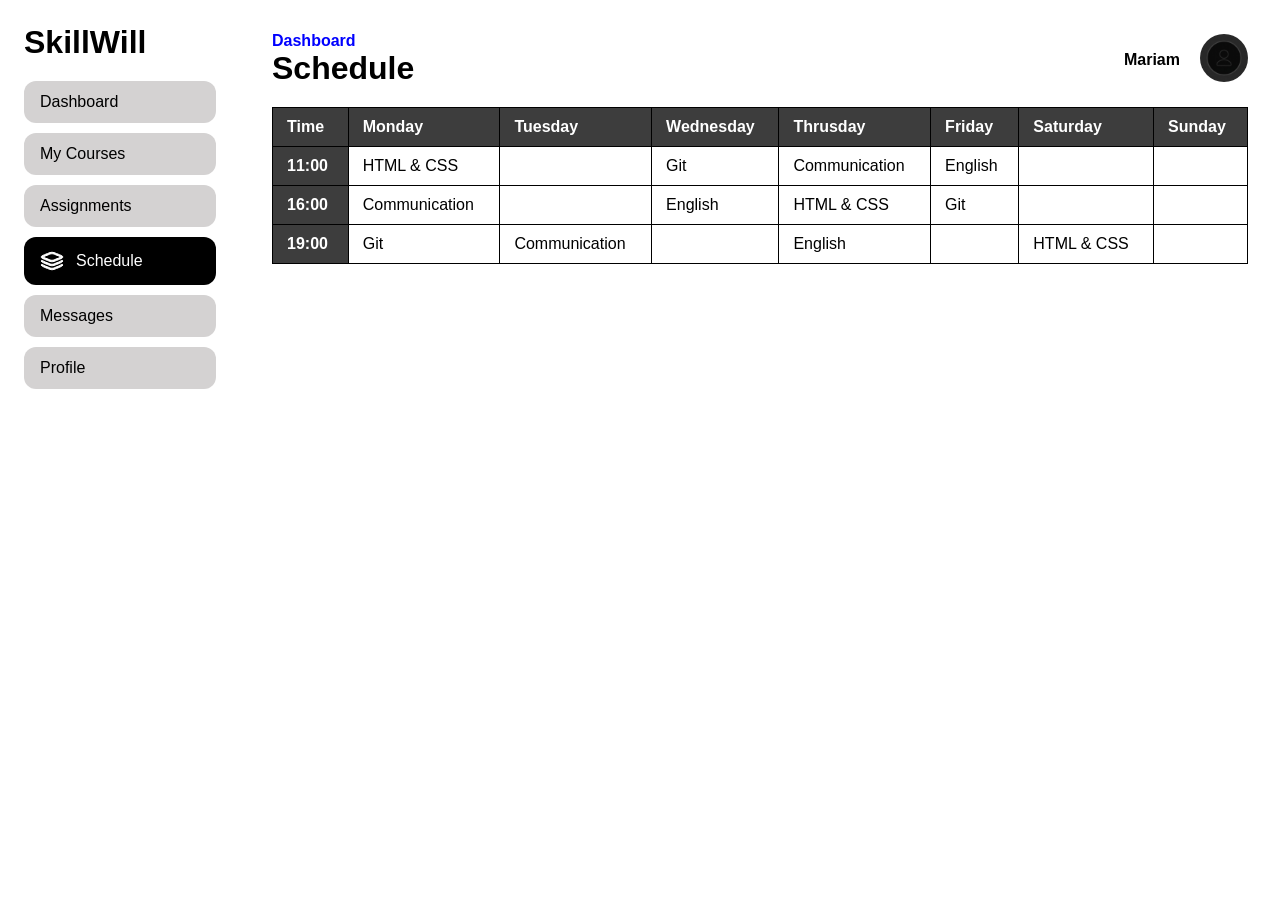
<file: schedule.html>
<!DOCTYPE html>
<html lang="en">

<head>
    <meta charset="UTF-8">
    <meta name="viewport" content="width=device-width, initial-scale=1.0">
    <title>Lesson 17</title>
    <link rel="stylesheet" href="style.css">
</head>

<body>
    <div class="dashboard">
        <aside class="sidebar">
            <h2 class="logo">SkillWill</h2>
            <nav class="sidebar-nav">
                <a href="/">Dashboard</a>
                <a href="/courses.html">My Courses</a>
                <a href="assignments.html">Assignments</a>
                <a href="/schedule.html" class="active">
                    <svg width="24" height="24" viewBox="0 0 24 24" fill="none" xmlns="http://www.w3.org/2000/svg">
                        <path fill-rule="evenodd" clip-rule="evenodd"
                            d="M12 4.75C10.9396 4.75 10.0907 5.07796 8.06584 5.88789L5.25737 7.01128C4.24694 7.41545 3.54677 7.69659 3.09295 7.93451C3.0486 7.95776 3.00863 7.97959 2.97267 8C3.00863 8.02041 3.0486 8.04224 3.09295 8.06549C3.54677 8.30341 4.24694 8.58455 5.25737 8.98872L8.06584 10.1121C10.0907 10.922 10.9396 11.25 12 11.25C13.0604 11.25 13.9093 10.922 15.9342 10.1121L18.7426 8.98872C19.7531 8.58455 20.4532 8.30341 20.9071 8.06549C20.9514 8.04224 20.9914 8.02041 21.0273 8C20.9914 7.97959 20.9514 7.95776 20.9071 7.93451C20.4532 7.69659 19.7531 7.41545 18.7426 7.01128L15.9342 5.88789C13.9093 5.07796 13.0604 4.75 12 4.75ZM7.62442 4.4489C9.50121 3.69796 10.6208 3.25 12 3.25C13.3792 3.25 14.4988 3.69796 16.3756 4.4489C16.4138 4.4642 16.4524 4.47962 16.4912 4.49517L19.3451 5.6367C20.2996 6.01851 21.0728 6.32776 21.6035 6.60601C21.8721 6.74683 22.1323 6.90648 22.333 7.09894C22.5392 7.29668 22.75 7.59658 22.75 8C22.75 8.40342 22.5392 8.70332 22.333 8.90106C22.1323 9.09352 21.8721 9.25317 21.6035 9.39399C21.0728 9.67223 20.2996 9.98148 19.3451 10.3633L16.4912 11.5048C16.4524 11.5204 16.4138 11.5358 16.3756 11.5511C14.4988 12.302 13.3792 12.75 12 12.75C10.6208 12.75 9.50121 12.302 7.62443 11.5511C7.58619 11.5358 7.54763 11.5204 7.50875 11.5048L4.65495 10.3633C3.70036 9.98149 2.92721 9.67224 2.39647 9.39399C2.12786 9.25317 1.86765 9.09352 1.66701 8.90106C1.46085 8.70332 1.25 8.40342 1.25 8C1.25 7.59658 1.46085 7.29668 1.66701 7.09894C1.86765 6.90648 2.12786 6.74683 2.39647 6.60601C2.92721 6.32776 3.70037 6.01851 4.65496 5.63669L7.50875 4.49517C7.54763 4.47962 7.58618 4.4642 7.62442 4.4489ZM2.49896 11.4401L2.50261 11.4432C2.50702 11.4471 2.51522 11.4541 2.52722 11.4641C2.55123 11.4842 2.59042 11.5161 2.64479 11.5581C2.75354 11.6422 2.92289 11.7663 3.1528 11.9154C3.61265 12.2136 4.31419 12.6114 5.25737 12.9887L8.06584 14.1121C10.0907 14.922 10.9396 15.25 12 15.25C13.0604 15.25 13.9093 14.922 15.9342 14.1121L18.7426 12.9887C19.6858 12.6114 20.3874 12.2136 20.8472 11.9154C21.0771 11.7663 21.2465 11.6422 21.3552 11.5581C21.4096 11.5161 21.4488 11.4842 21.4728 11.4641C21.4848 11.4541 21.493 11.4471 21.4974 11.4432L21.4995 11.4415C21.5 11.441 21.5006 11.4405 21.5011 11.44C21.8095 11.1652 22.2823 11.1915 22.5583 11.4992C22.8349 11.8075 22.8091 12.2817 22.5008 12.5583L22 12C22.5008 12.5583 22.501 12.5581 22.5008 12.5583L22.4994 12.5595L22.4977 12.5611L22.493 12.5652L22.4793 12.5772C22.4682 12.5868 22.4532 12.5997 22.4341 12.6155C22.3961 12.6473 22.3422 12.6911 22.2724 12.745C22.1329 12.8528 21.9299 13.001 21.6634 13.1739C21.1303 13.5196 20.3424 13.9644 19.2997 14.3814L16.4912 15.5048C16.4524 15.5204 16.4138 15.5358 16.3756 15.5511C14.4988 16.302 13.3792 16.75 12 16.75C10.6208 16.75 9.50121 16.302 7.62443 15.5511C7.58619 15.5358 7.54763 15.5204 7.50875 15.5048L4.70029 14.3814C3.65759 13.9644 2.86971 13.5196 2.33662 13.1739C2.07005 13.001 1.86705 12.8528 1.72757 12.745C1.65782 12.6911 1.60392 12.6473 1.56587 12.6155C1.54684 12.5997 1.53177 12.5868 1.52066 12.5772L1.50696 12.5652L1.50233 12.5611L1.50057 12.5595L1.4995 12.5586C1.49934 12.5584 1.49919 12.5583 2 12L1.4995 12.5586C1.19116 12.282 1.16512 11.8075 1.44171 11.4992C1.71775 11.1915 2.19058 11.1652 2.49896 11.4401ZM21.4996 15.4414C21.5001 15.4409 21.5006 15.4405 21.5011 15.44C21.8095 15.1652 22.2823 15.1915 22.5583 15.4992C22.8349 15.8075 22.8091 16.2817 22.5008 16.5583L22 16C22.5008 16.5583 22.501 16.5581 22.5008 16.5583L22.4994 16.5595L22.4977 16.5611L22.493 16.5652L22.4793 16.5772C22.4682 16.5868 22.4532 16.5997 22.4341 16.6155C22.3961 16.6473 22.3422 16.6911 22.2724 16.745C22.1329 16.8528 21.9299 17.001 21.6634 17.1739C21.1303 17.5196 20.3424 17.9644 19.2997 18.3814L16.4912 19.5048C16.4524 19.5204 16.4138 19.5358 16.3756 19.5511C14.4988 20.302 13.3792 20.75 12 20.75C10.6208 20.75 9.50121 20.302 7.62443 19.5511C7.58619 19.5358 7.54763 19.5204 7.50875 19.5048L4.70029 18.3814C3.65759 17.9644 2.86971 17.5196 2.33662 17.1739C2.07005 17.001 1.86705 16.8528 1.72757 16.745C1.65782 16.6911 1.60392 16.6473 1.56587 16.6155C1.54684 16.5997 1.53177 16.5868 1.52066 16.5772L1.50696 16.5652L1.50233 16.5611L1.50057 16.5595L1.4995 16.5586C1.49934 16.5584 1.49919 16.5583 2 16L1.4995 16.5586C1.19116 16.282 1.16512 15.8075 1.44171 15.4992C1.71774 15.1915 2.19053 15.1652 2.49891 15.44C2.49911 15.4402 2.49871 15.4398 2.49891 15.44C2.4991 15.4402 2.49987 15.4409 2.50006 15.441C2.50022 15.4412 2.49991 15.4409 2.50006 15.441L2.50261 15.4432C2.50702 15.4471 2.51522 15.4541 2.52722 15.4641C2.55123 15.4842 2.59042 15.5161 2.64479 15.5581C2.75354 15.6422 2.92289 15.7663 3.1528 15.9154C3.61265 16.2136 4.31419 16.6114 5.25737 16.9887L8.06584 18.1121C10.0907 18.922 10.9396 19.25 12 19.25C13.0604 19.25 13.9093 18.922 15.9342 18.1121L18.7426 16.9887C19.6858 16.6114 20.3874 16.2136 20.8472 15.9154C21.0771 15.7663 21.2465 15.6422 21.3552 15.5581C21.4096 15.5161 21.4488 15.4842 21.4728 15.4641C21.4848 15.4541 21.493 15.4471 21.4974 15.4432L21.4996 15.4414Z"
                            fill="#ffffff" />
                    </svg>
                    Schedule</a>
                <a href="#">Messages</a>
                <a href="#">Profile</a>
            </nav>

        </aside>
        <main class="main-content">
            <header class="topbar">
                <div>
                    <p><a href="/" class="breadcrumb">Dashboard</a></p>
                    <h1>Schedule</h1>
                </div>
                <div class="profile">
                    <span>Mariam</span>
                    <a href="profile.html"><img src="prof.jpeg" alt="Avatar"></a>

                </div>

            </header>
            <section class="schedule">
                <table>
                    <thead>
                        <tr>
                            <th>Time</th>
                            <th>Monday</th>
                            <th>Tuesday</th>
                            <th>Wednesday</th>
                            <th>Thrusday</th>
                            <th>Friday</th>
                            <th>Saturday</th>
                            <th>Sunday</th>
                        </tr>
                    </thead>
                    <tbody>
                        <tr>
                            <th>11:00</th>
                            <td>HTML & CSS</td>
                            <td></td>
                            <td>Git</td>
                            <td>Communication</td>
                            <td>English</td>
                            <td></td>
                            <td></td>
                        </tr>
                        <tr>
                            <th>16:00</th>
                            <td>Communication</td>
                            <td></td>
                            <td>English</td>
                            <td>HTML & CSS</td>
                            <td>Git</td>
                            <td></td>
                            <td></td>
                        </tr>
                        <tr>
                            <th>19:00</th>
                            <td>Git</td>
                            <td>Communication</td>
                            <td></td>
                            <td>English</td>
                            <td></td>
                            <td>HTML & CSS</td>
                            <td></td>
                        </tr>
                    </tbody>
                </table>

            </section>

            <!-- <section class="stats">
                <div class="card">
                    <h1>6</h1>
                    <p>Active Course</p>
                </div>
                <div class="card">
                    <h1>4</h1>
                    <p>Pending Task</p>
                </div>
                <div class="card">
                    <h1>72%</h1>
                    <p>Completed</p>
                </div>

            </section> -->

            

        </main>
    </div>
</body>

</html>
</file>
<file: style.css>
* {
    margin: 0;
    padding: 0;
    box-sizing: border-box;
    font-family: sans-serif;
}

.dashboard {
    display: grid;
    grid-template-columns: 240px 1fr;
    min-height: 100vh;
}
a {
    text-decoration: none;
    color: inherit;
}
/* sidebar */
.sidebar {
    padding: 24px;
}
.sidebar .logo {
    margin-bottom: 20px;
    font-size: 32px;
}
.sidebar-nav {
    display: flex;
    flex-direction: column;
    gap: 10px;

}
.sidebar-nav a {
    background: #d4d2d2;
    padding: 12px 16px;
    border-radius: 12px;
    display: flex;
    align-items: center;
    gap: 12px;

}
.sidebar-nav a svg * {
    stroke: black;
}
.sidebar-nav a.active svg * {
    stroke: #fff;

}
.sidebar-nav a.active {
    background: #000;
    color: #fff;
}

.sidebar-nav a:hover {
    background: #a9a5a5;
}

/* main content */

.main-content {
    padding: 32px;
    display: flex;
    flex-direction: column;
    gap: 20px;

}
/* topbar */

.topbar {
    display: flex;
    justify-content: space-between;
    align-items: center;
}

.profile img {
    width: 48px;
    height: 48px;
    border-radius: 50%;
    object-fit: cover;
}
.profile {
    display: flex;
    align-items: center;
    gap: 20px;
    font-weight: bold;
}

/* stats */
.stats {
    display: grid;
    grid-template-columns: repeat(3, 1fr);
    gap: 20px;
}

.card {
    padding: 20px;
    border-radius: 16px;
    border: 1px solid #ddd;
    transition: transform 0.3s;
}
.card img {
    width: 100%;
    /* height: 60px; */
    object-fit: cover;
    border-radius: 12px;
    margin-bottom: 16px;
}

.card .button {
    margin-top: 10px;
    background: #ddd;
    display: flex;
    justify-content: center;
    padding: 10px;
    border-radius: 12px;

}
.card:hover {
    transform: translateY(-4px);
}
.card .button:hover {
    background: rgb(100, 97, 97);
    color: #fff;
    transform: translateY(8px);
    transition: ease-in-out 0.6s;
}
/* courses */

.courses {
    display: grid;
    grid-template-columns: repeat(3, 1fr);
    gap: 10px;
}

/* breadcrumbs */

.breadcrumb {
    color: blue;
    font-weight: bold;
}

/* responsive */

@media (max-width: 768px) {
    .dashboard {
        grid-template-columns: 1fr;
    }
    .main-content, .sidebar {
        padding: 20px;
    }
    .stats, .courses {
        grid-template-columns: 1fr;
    }

    .topbar {
        display: none;
    }
    .card img {
        height: 220px;
    }
    .sidebar {
        width: 100%;
    }
    .sidebar-nav {
        flex-direction: row;
        flex-wrap: wrap;
        /* overflow-x: auto;
        overflow-y: hidden;
        width: 100%; */
    }

    /* .sidebar-nav > * {
        flex-shrink: 0;
    } */

    
}
/* tables */

table, td, th {
    border: 1px solid #000;
    border-collapse: collapse;
    
}
td, th {
    padding: 10px 14px;
    text-align: left;
}
th {
    color: #fff;
    background: #3d3d3d;
}

/* schedules */

.schedule {
    width: 100%;
    max-width: 100%;
    overflow-x: auto;
}

.schedule table {
    width: 100%;
    min-width: 800px;
}

/* course card */

.course-html {
    border: 1px solid black;
    padding: 22px;
    border-radius: 10px;
}
.course-html img {
    width:100%
    
}
.course-html p {
    padding-top: 20px;
}
.course-html em {
    font-weight: bold;
}
.course-html img:hover {
    transform: translateY(-4px);
    transition: ease-in 0.6s;
    box-shadow: 10px 5px 5px black;
}
.course-html p:hover {
    color: #517c95;
    transform: translateY(-4px);
    transition: ease-in 0.4s;

}
.btn {
    padding: 12px;
    margin-top: 10px;
    background: #3d3d3d;
    border: none;
    color: #fff;
    border-radius: 10px;
}
.btn:hover {
    background: #000;
}

/* profile */

.card-left {
    /* background: red; */
    /* height: 100px; */
    flex: 1;

    display: flex;
    flex-direction: column;
    align-items: center;
    /* justify-content: center; */
}
.card-right {
    /* background: blue; */
    /* height: 100px; */
    flex: 2;
}
.profile-card {
    display: flex;
    gap: 20px;

}
.profile-avatar {
    border-radius: 50% !important; 
    height: 120px !important;
    width: 120px !important;
}

/* form */
.profile-info {
    display: flex;
    flex-direction: column;
}
.profile-info label {
    margin-top: 10px;
    font-weight: bold;
    margin-bottom: 6px;
}
.profile-info label:first-child {
    margin-top: 0;
}

.profile-info input, .profile-info textarea, .profile-info select {
    border: 1px solid #767575;
    padding: 12px 16px;
}
.submit {
    background: #000;
    margin-top: 20px;
    color: #fff;
    padding: 12px;
    border: none;
    border-radius: 10px;
    font-weight: bold;
}
</file>
